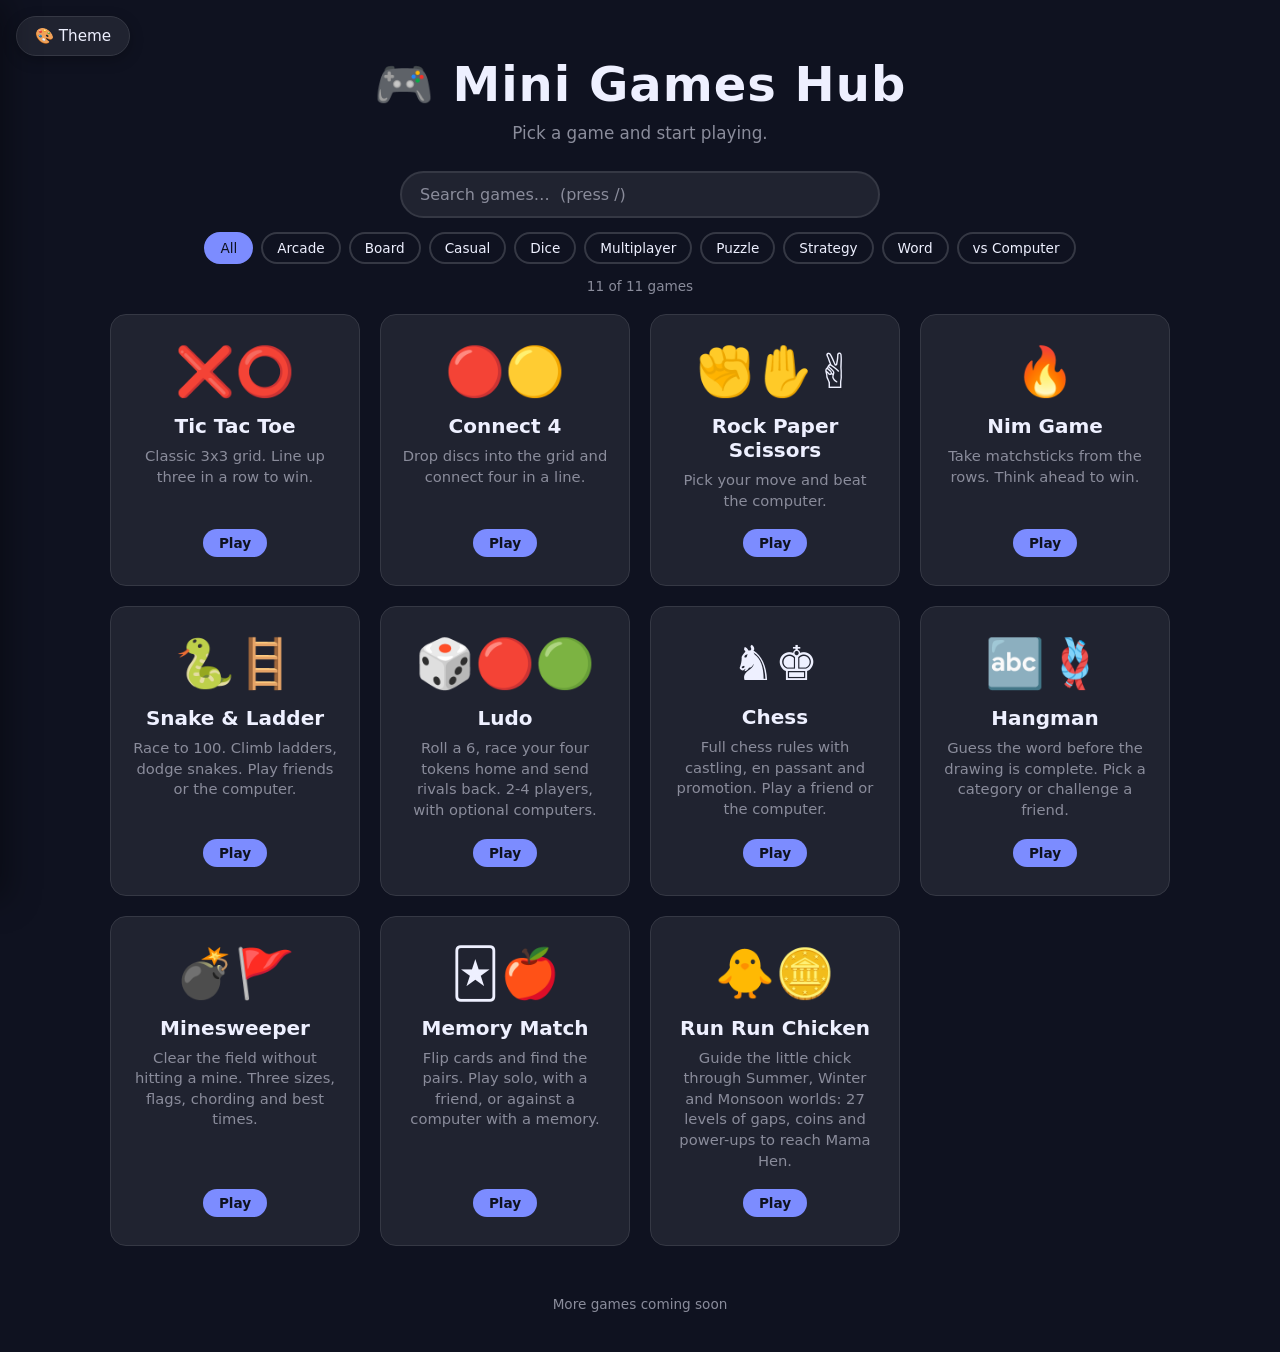
<file: index.html>
<!DOCTYPE html>
<html lang="en">
<head>
    <meta charset="UTF-8">
    <meta name="viewport" content="width=device-width, initial-scale=1.0">
    <title>Mini Games Hub</title>
    <link rel="stylesheet" href="hub.css">
    <script src="theme.js"></script>
</head>
<body>
    <!-- Theme menu (slides in from the left) -->
    <button class="theme-btn" id="theme-btn" aria-label="Open theme menu">🎨 Theme</button>
    <div class="theme-overlay" id="theme-overlay"></div>
    <aside class="theme-panel" id="theme-panel" aria-label="Theme menu">
        <div class="panel-head">
            <h3>Choose a theme</h3>
            <button class="panel-close" id="theme-close" aria-label="Close theme menu">✕</button>
        </div>
        <div class="swatches" id="theme-swatches"></div>
        <h4 class="theme-group">Custom</h4>
        <div class="custom">
            <label class="color-pick">Background <input type="color" id="pick-bg"></label>
            <label class="color-pick">Accent <input type="color" id="pick-accent"></label>
        </div>
    </aside>

    <!-- Home: choose a game -->
    <section id="home">
        <header class="hub-header">
            <h1>🎮 Mini Games Hub</h1>
            <p>Pick a game and start playing.</p>
        </header>
        <main>
            <div class="toolbar">
                <input class="search" id="search" type="search" placeholder="Search games…  (press /)" aria-label="Search games" autocomplete="off">
                <div class="tag-bar" id="tag-bar"></div>
                <p class="result-count" id="result-count"></p>
            </div>
            <div class="game-grid" id="game-grid"></div>
            <p class="empty hidden" id="empty">No games match your search.</p>
        </main>
        <footer class="hub-footer">More games coming soon</footer>
    </section>

    <!-- Player: the chosen game runs here -->
    <section id="player" class="hidden">
        <div class="player-bar">
            <button class="bar-btn" id="back-btn">← All games</button>
            <h2 id="player-title"></h2>
            <a class="bar-btn" id="new-tab" href="#" target="_blank" rel="noopener">Open in new tab ↗</a>
        </div>
        <iframe id="game-frame" title="Game" src="about:blank"></iframe>
    </section>

    <script src="games.js"></script>
    <script src="hub.js"></script>
</body>
</html>
</file>
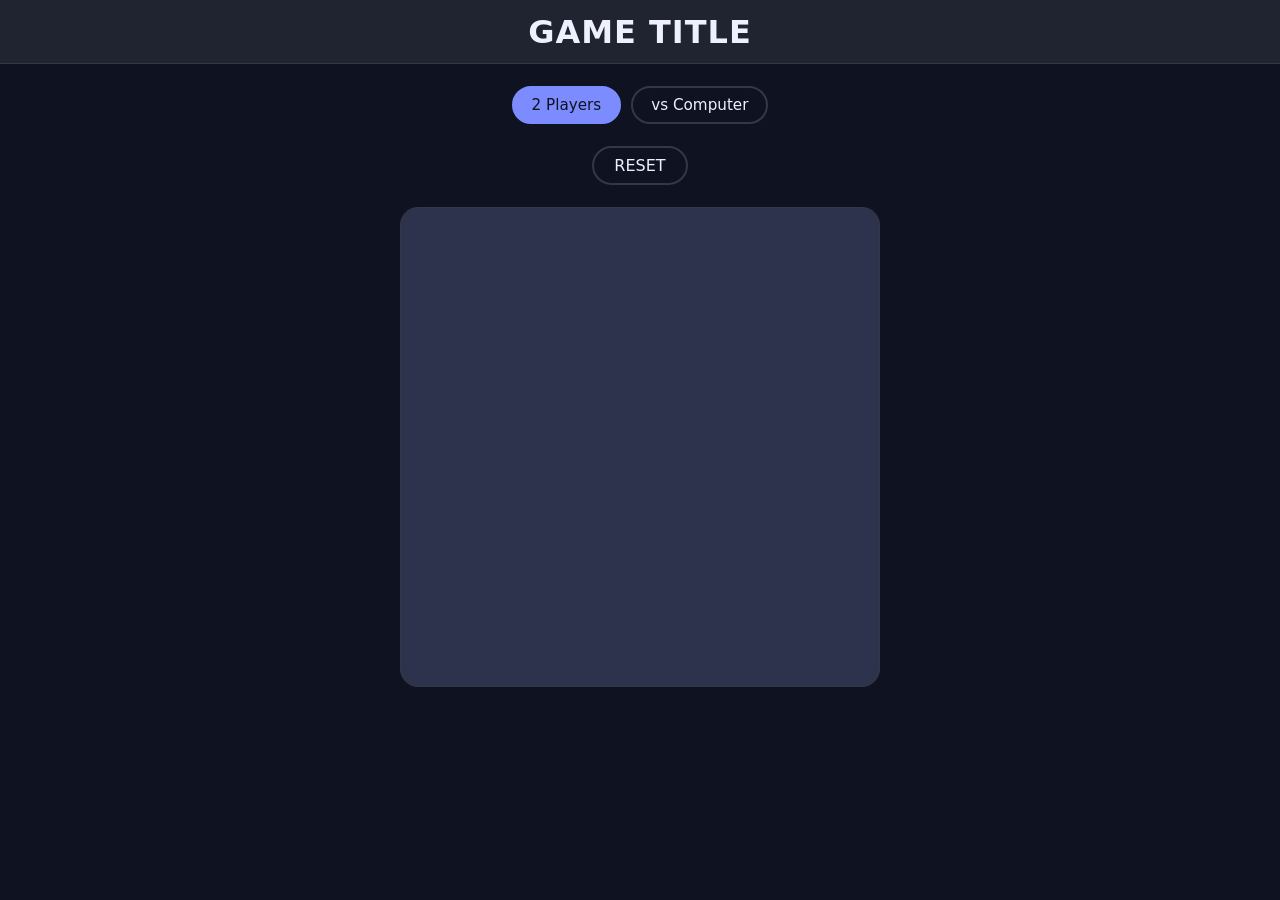
<file: _template/index.html>
<!DOCTYPE html>
<html lang="en">
<head>
    <meta charset="UTF-8">
    <meta name="viewport" content="width=device-width, initial-scale=1.0">
    <title>GAME TITLE</title>
    <link rel="stylesheet" href="../shared/base.css">
    <link rel="stylesheet" href="style.css">
    <!-- Optional icons: <link rel="stylesheet" href="https://cdnjs.cloudflare.com/ajax/libs/font-awesome/7.0.1/css/all.min.css"> -->
    <script src="../theme.js"></script>
    <script src="../shared/game-kit.js"></script>
</head>
<body>
    <header>
        <h1 class="game_title">GAME TITLE</h1>
    </header>
    <main>
        <!-- Delete this line if the game has no computer opponent -->
        <div class="mode_bar"></div>

        <button class="btn" id="reset">RESET</button>

        <!-- GAME BOARD GOES HERE -->
        <div id="board"></div>

        <div class="status hidden" id="status"></div>
    </main>
    <script src="game.js"></script>
</body>
</html>
</file>
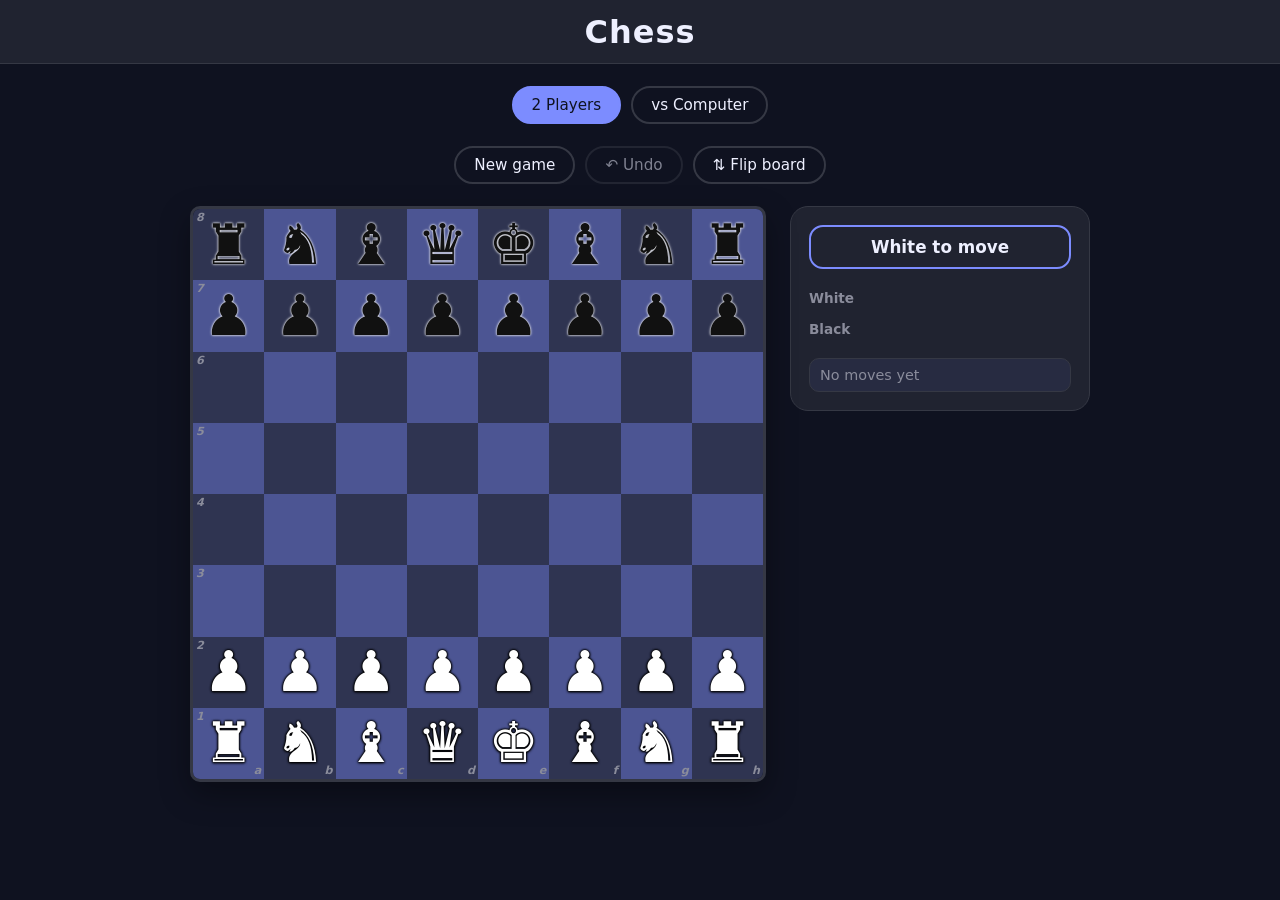
<file: Chess/index.html>
<!DOCTYPE html>
<html lang="en">
<head>
    <meta charset="UTF-8">
    <meta name="viewport" content="width=device-width, initial-scale=1.0">
    <title>Chess</title>
    <link rel="stylesheet" href="../shared/base.css">
    <link rel="stylesheet" href="style.css">
    <script src="../theme.js"></script>
    <script src="../shared/game-kit.js"></script>
</head>
<body>
    <header>
        <h1 id="title_text" class="game_title">Chess</h1>
    </header>
    <main>
        <div id="modes"></div>
        <div class="mode_bar">
            <select id="side" class="select" hidden>
                <option value="w">Play as White</option>
                <option value="b">Play as Black</option>
            </select>
            <button id="new" class="btn btn-sm">New game</button>
            <button id="undo" class="btn btn-sm">↶ Undo</button>
            <button id="flip" class="btn btn-sm">⇅ Flip board</button>
        </div>
        <div class="layout">
            <div class="board-wrap">
                <div id="board"></div>
                <div id="promo" class="card gone"></div>
            </div>
            <aside class="panel card">
                <div id="status" class="status"></div>
                <div id="captured"></div>
                <ol id="moves"></ol>
            </aside>
        </div>
    </main>
    <script src="chess.js"></script>
</body>
</html>
</file>
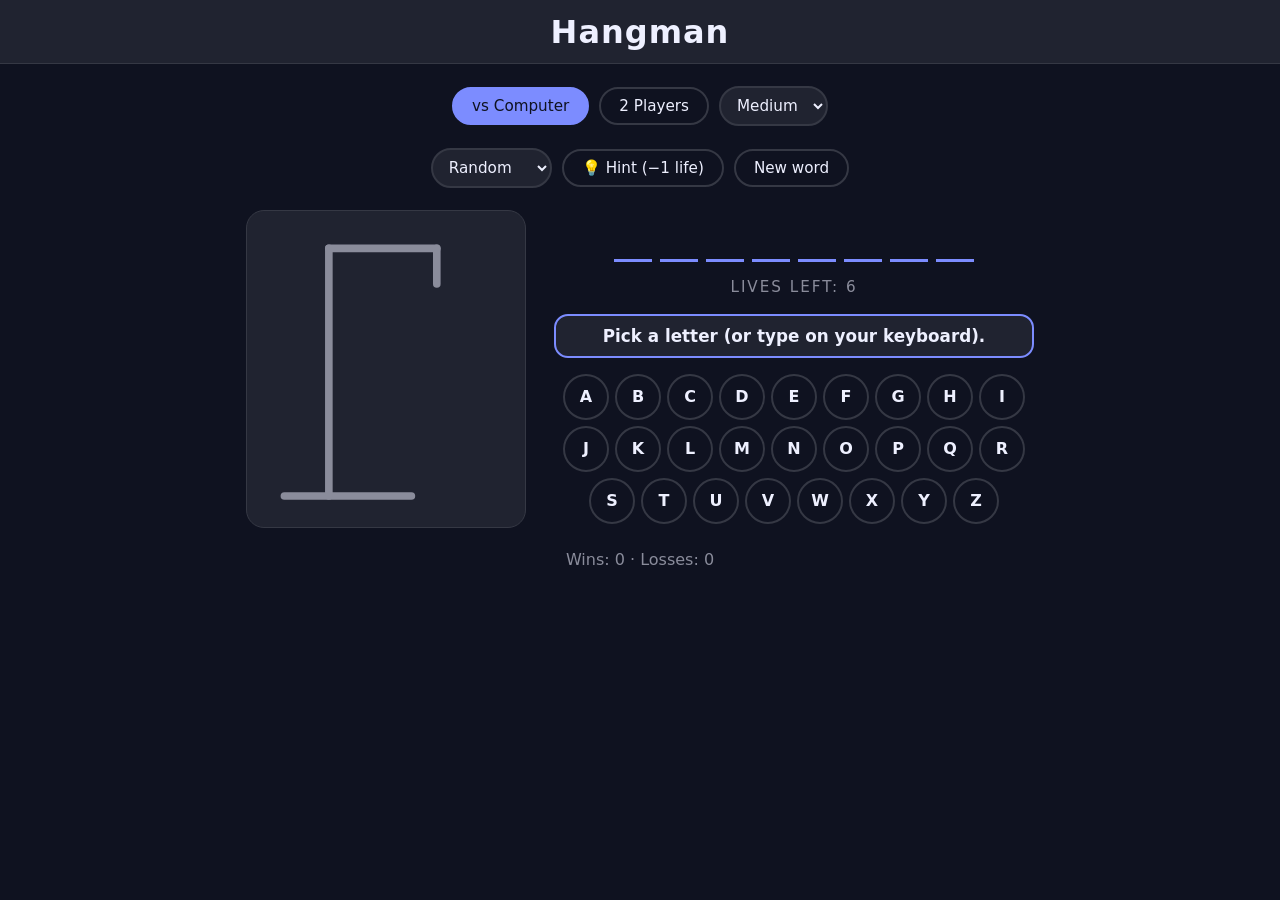
<file: Hangman/index.html>
<!DOCTYPE html>
<html lang="en">
<head>
    <meta charset="UTF-8">
    <meta name="viewport" content="width=device-width, initial-scale=1.0">
    <title>Hangman</title>
    <link rel="stylesheet" href="../shared/base.css">
    <link rel="stylesheet" href="style.css">
    <script src="../theme.js"></script>
    <script src="../shared/game-kit.js"></script>
</head>
<body>
    <header>
        <h1 id="title_text" class="game_title">Hangman</h1>
    </header>
    <main>
        <div id="modes"></div>
        <div class="mode_bar">
            <select id="category" class="select" aria-label="Word category"></select>
            <button id="hint" class="btn btn-sm">💡 Hint (−1 life)</button>
            <button id="next" class="btn btn-sm">New word</button>
        </div>

        <!-- 2 Players: the setter types a secret word here -->
        <section id="setter" class="card gone">
            <p id="setter_text"></p>
            <input id="secret" class="secret" type="password" maxlength="28" autocomplete="off"
                   spellcheck="false" placeholder="Secret word or phrase" aria-label="Secret word">
            <p id="setter_error" class="muted"></p>
            <button id="start" class="btn btn-primary">Start round</button>
        </section>

        <section id="play" class="layout">
            <div class="gallows card">
                <svg id="hang" viewBox="0 0 200 230" role="img" aria-label="Hangman drawing">
                    <g class="frame">
                        <line x1="20" y1="215" x2="120" y2="215"/>
                        <line x1="55" y1="215" x2="55" y2="20"/>
                        <line x1="55" y1="20" x2="140" y2="20"/>
                        <line x1="140" y1="20" x2="140" y2="48"/>
                    </g>
                    <g class="man">
                        <circle class="part" cx="140" cy="68" r="20"/>
                        <line class="part" x1="140" y1="88" x2="140" y2="150"/>
                        <line class="part" x1="140" y1="105" x2="112" y2="130"/>
                        <line class="part" x1="140" y1="105" x2="168" y2="130"/>
                        <line class="part" x1="140" y1="150" x2="118" y2="190"/>
                        <line class="part" x1="140" y1="150" x2="162" y2="190"/>
                    </g>
                </svg>
            </div>
            <div class="guess-panel">
                <div id="word" class="word" aria-live="polite"></div>
                <p id="wrong" class="muted"></p>
                <div id="status" class="status"></div>
                <div id="keys" class="keys"></div>
            </div>
        </section>
        <p id="score" class="muted"></p>
    </main>
    <script src="hangman.js"></script>
</body>
</html>
</file>
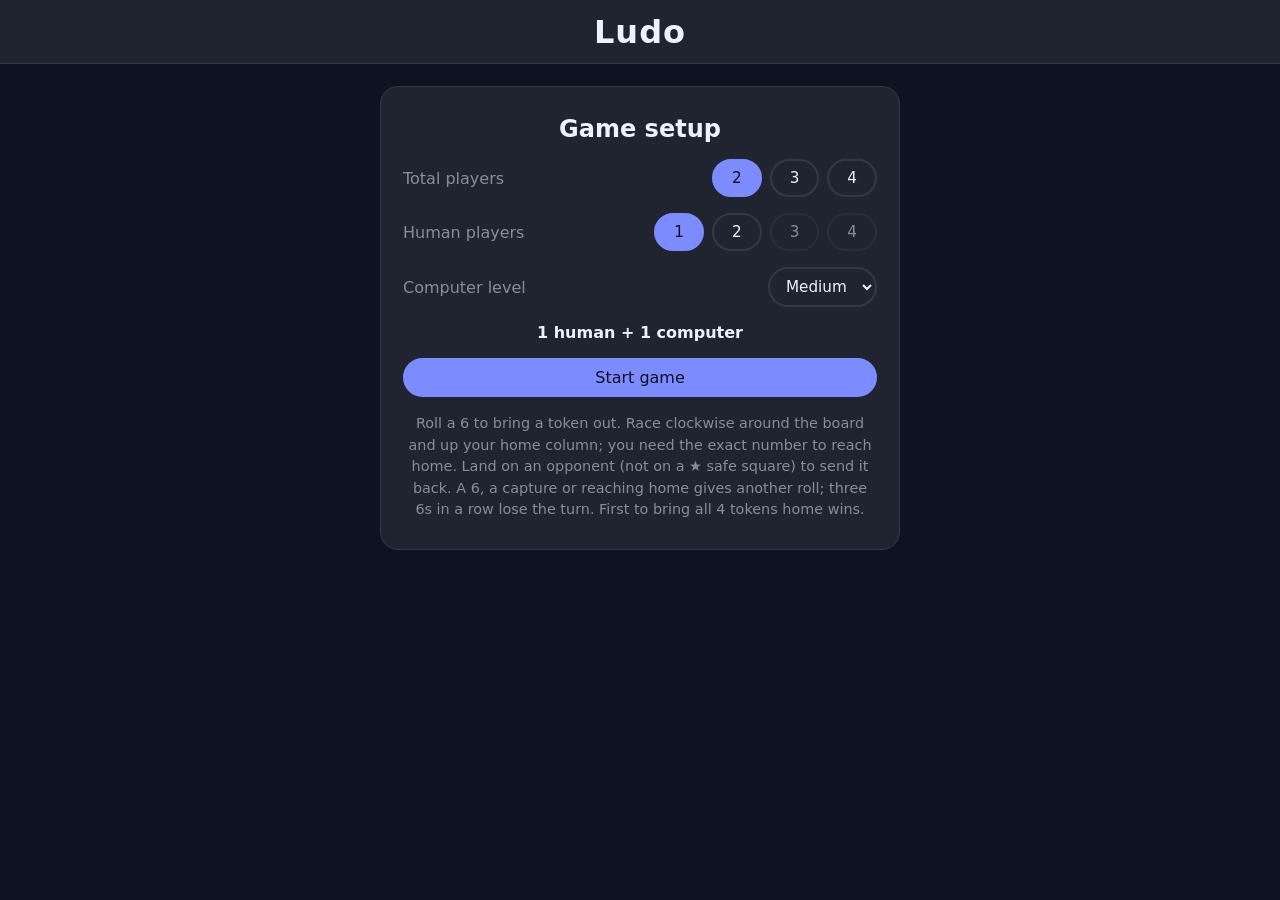
<file: Ludo/index.html>
<!DOCTYPE html>
<html lang="en">
<head>
    <meta charset="UTF-8">
    <meta name="viewport" content="width=device-width, initial-scale=1.0, viewport-fit=cover">
    <title>Ludo</title>
    <link rel="stylesheet" href="../shared/base.css">
    <link rel="stylesheet" href="style.css">
    <script src="../theme.js"></script>
    <script src="../shared/game-kit.js"></script>
</head>
<body>
    <header>
        <h1 id="title_text" class="game_title">Ludo</h1>
    </header>
    <main>
        <!-- Setup: players, humans, computer level -->
        <section id="setup" class="card">
            <h2>Game setup</h2>
            <div class="field"><span>Total players</span><div class="seg" id="seat-seg"></div></div>
            <div class="field"><span>Human players</span><div class="seg" id="human-seg"></div></div>
            <div class="field" id="level-field">
                <span>Computer level</span>
                <select id="difficulty" class="select">
                    <option value="easy">Easy</option>
                    <option value="medium" selected>Medium</option>
                    <option value="hard">Hard</option>
                </select>
            </div>
            <p class="summary" id="summary"></p>
            <button class="btn btn-primary" id="start">Start game</button>
            <p class="rules muted">
                Roll a 6 to bring a token out. Race clockwise around the board and up your home column;
                you need the exact number to reach home. Land on an opponent (not on a ★ safe square) to send
                it back. A 6, a capture or reaching home gives another roll; three 6s in a row lose the turn.
                First to bring all 4 tokens home wins.
            </p>
        </section>

        <!-- Game -->
        <section id="game" class="gone">
            <div class="layout">
                <div id="board"></div>
                <aside class="panel card">
                    <ul id="players"></ul>
                    <p id="turn"></p>
                    <div class="dock">
                    <div class="dice-box">
                        <div id="dice">⚀</div>
                        <button id="roll" class="btn btn-primary">Roll dice</button>
                    </div>
                    <p id="message" class="muted"></p>
                    </div>
                    <div class="panel-buttons">
                        <button id="restart" class="btn">Restart</button>
                        <button id="change" class="btn">Change setup</button>
                    </div>
                </aside>
            </div>
        </section>
    </main>
    <script src="ludo.js"></script>
</body>
</html>
</file>
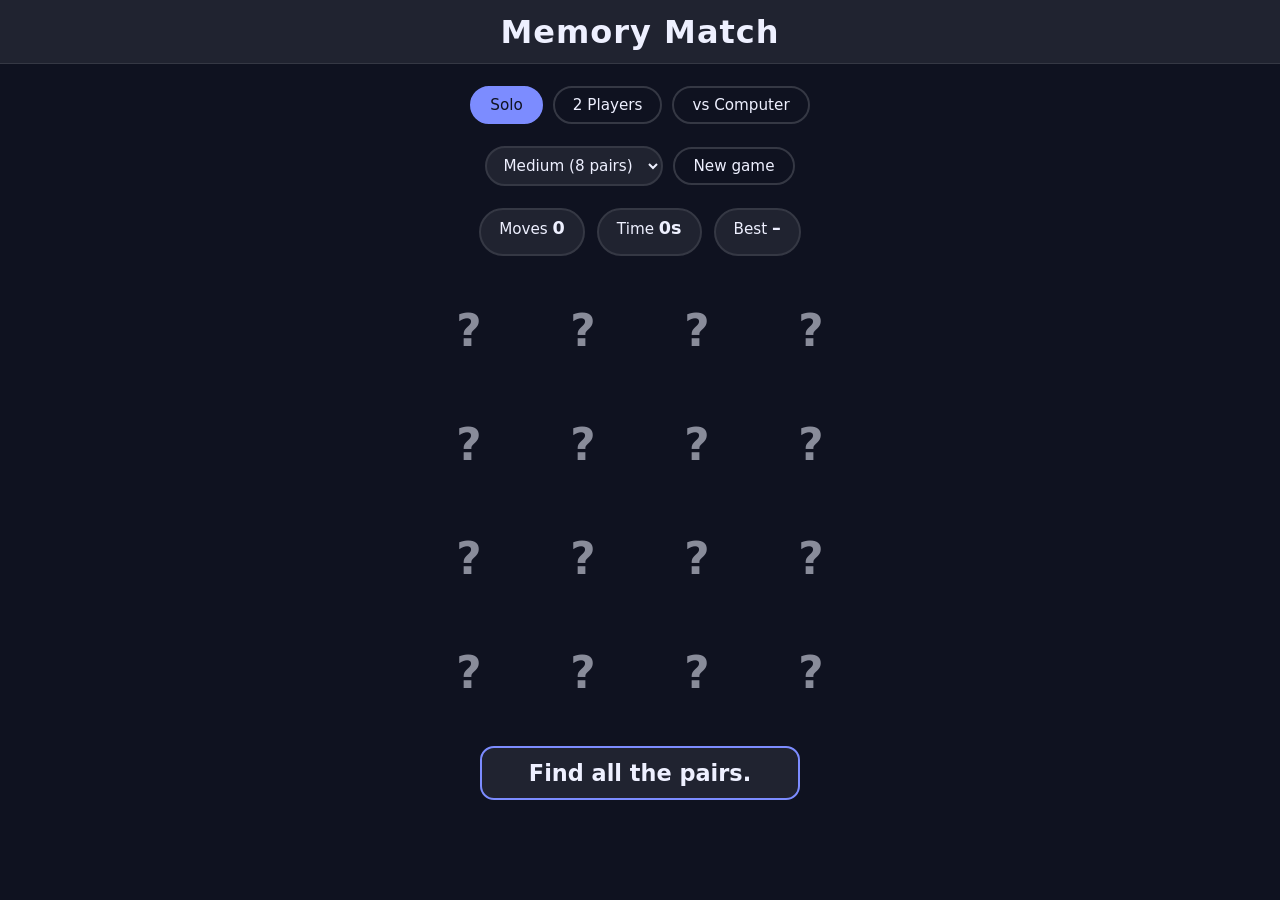
<file: Memory_Match/index.html>
<!DOCTYPE html>
<html lang="en">
<head>
    <meta charset="UTF-8">
    <meta name="viewport" content="width=device-width, initial-scale=1.0">
    <title>Memory Match</title>
    <link rel="stylesheet" href="../shared/base.css">
    <link rel="stylesheet" href="style.css">
    <script src="../theme.js"></script>
    <script src="../shared/game-kit.js"></script>
</head>
<body>
    <header>
        <h1 id="title_text" class="game_title">Memory Match</h1>
    </header>
    <main>
        <div id="modes"></div>
        <div class="mode_bar">
            <select id="size" class="select" aria-label="Board size">
                <option value="small">Small (6 pairs)</option>
                <option value="medium" selected>Medium (8 pairs)</option>
                <option value="large">Large (18 pairs)</option>
            </select>
            <button id="new" class="btn btn-sm">New game</button>
        </div>
        <div id="hud" class="hud"></div>
        <div id="board"></div>
        <div id="status" class="status"></div>
    </main>
    <script src="memory_match.js"></script>
</body>
</html>
</file>
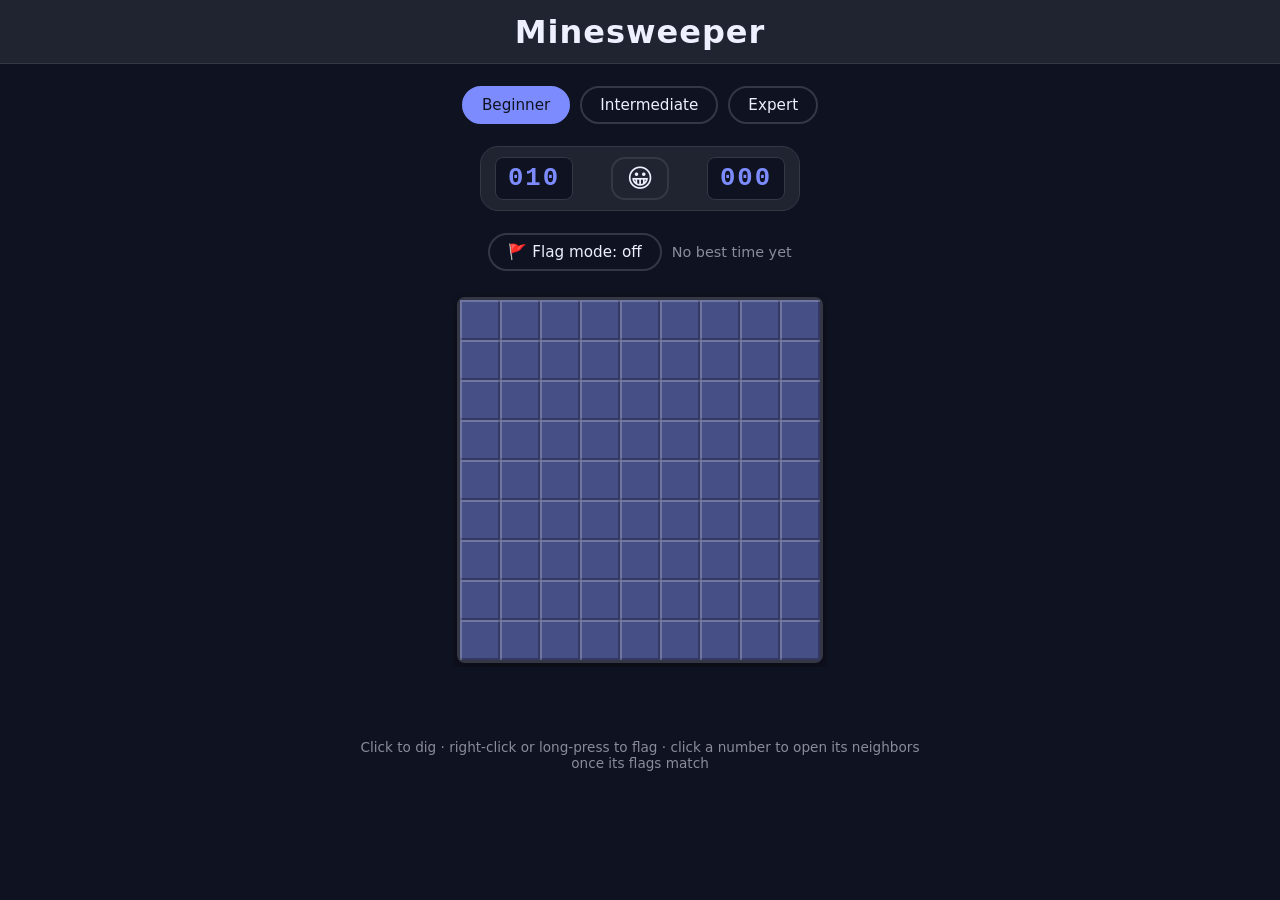
<file: Minesweeper/index.html>
<!DOCTYPE html>
<html lang="en">
<head>
    <meta charset="UTF-8">
    <meta name="viewport" content="width=device-width, initial-scale=1.0">
    <title>Minesweeper</title>
    <link rel="stylesheet" href="../shared/base.css">
    <link rel="stylesheet" href="style.css">
    <script src="../theme.js"></script>
    <script src="../shared/game-kit.js"></script>
</head>
<body>
    <header>
        <h1 id="title_text" class="game_title">Minesweeper</h1>
    </header>
    <main>
        <div id="modes"></div>
        <div class="hud card">
            <span class="lcd" id="mines" title="Mines left">010</span>
            <button id="face" class="btn face" aria-label="New game">😀</button>
            <span class="lcd" id="time" title="Seconds">000</span>
        </div>
        <div class="mode_bar">
            <button id="flagmode" class="btn btn-sm">🚩 Flag mode: off</button>
            <span id="best" class="muted"></span>
        </div>
        <div class="board-wrap">
            <div id="board"></div>
        </div>
        <div id="status" class="status hidden"></div>
        <p class="hint muted">Click to dig · right-click or long-press to flag · click a number to open its neighbors once its flags match</p>
    </main>
    <script src="minesweeper.js"></script>
</body>
</html>
</file>
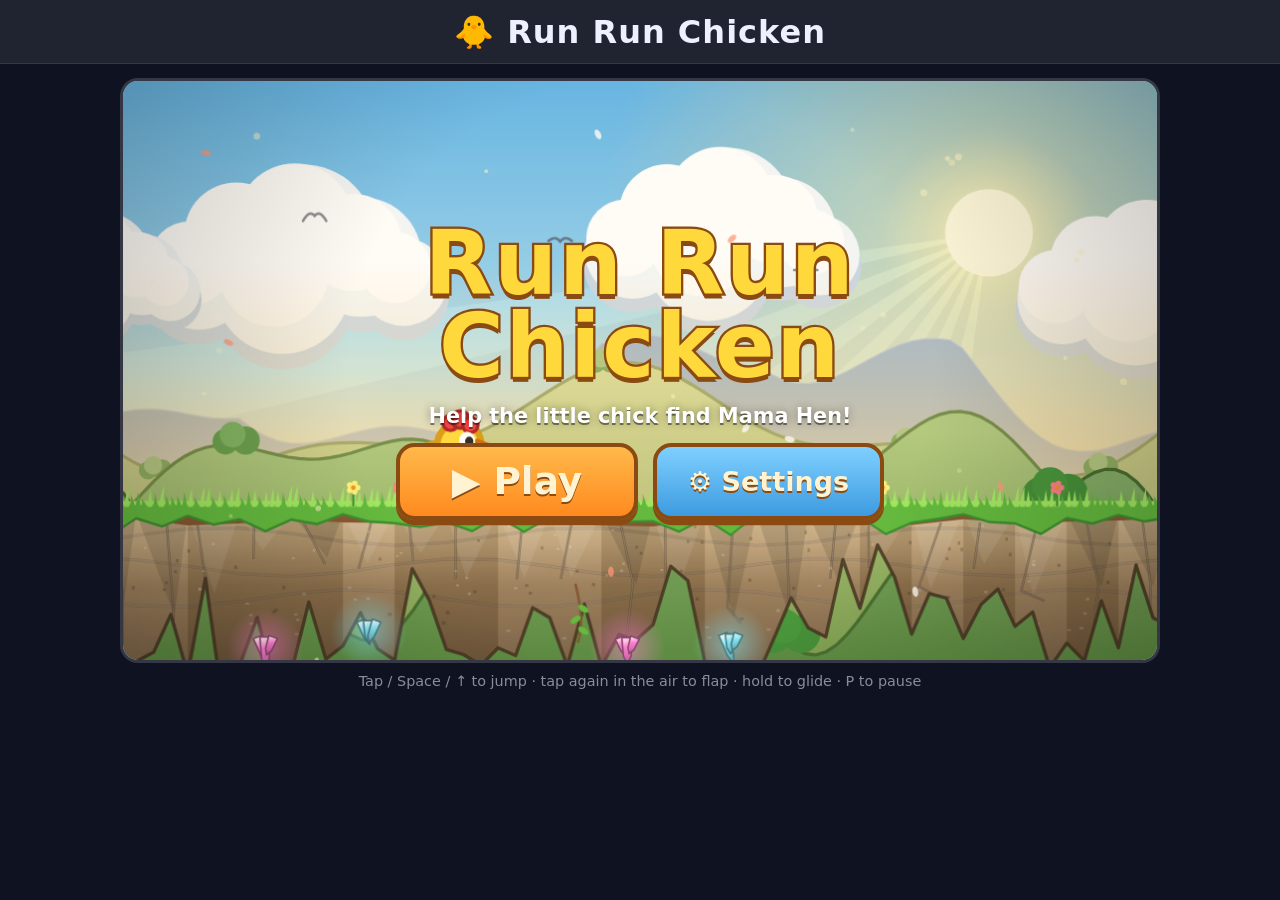
<file: Run_Run_Chicken/index.html>
<!DOCTYPE html>
<html lang="en">
<head>
    <meta charset="UTF-8">
    <meta name="viewport" content="width=device-width, initial-scale=1.0, viewport-fit=cover">
    <title>Run Run Chicken</title>
    <link rel="stylesheet" href="../shared/base.css">
    <link rel="stylesheet" href="rrc.css">
    <script src="../theme.js"></script>
    <script src="../shared/game-kit.js"></script>
</head>
<body>
    <header>
        <h1 class="game_title">🐥 Run Run Chicken</h1>
    </header>

    <main>
        <!-- Everything lives inside one 16:9 "stage". The canvas paints the world;
             the HTML screens/HUD/overlays float on top of it. -->
        <div id="stage">
            <canvas id="view" width="800" height="450"></canvas>

            <!-- ===== HUD (visible only while playing) ===== -->
            <div id="hud" class="gone">
                <div class="hud-left">
                    <div class="hud-lives"><span class="hud-ico">🐥</span><span>×</span><b id="hud-lives">3</b></div>
                    <div class="hud-time" id="hud-time">01:30</div>
                    <div class="hud-loot"><span class="coin-dot"></span><b id="hud-coins">0</b> <span class="gem-dot"></span><b id="hud-gems">0</b></div>
                </div>
                <div class="hud-mid">
                    <div class="hud-track"><i class="hud-flag"></i><i class="hud-mark" id="hud-mark"></i></div>
                    <div class="hud-powers" id="hud-powers"></div>
                </div>
                <div class="hud-right">
                    <button class="pausebtn" id="btn-pause" data-act="pause" aria-label="Pause">❚❚</button>
                </div>
            </div>

            <!-- ===== Main menu ===== -->
            <section class="screen active" id="screen-menu">
                <h2 class="rr-title">Run Run<br>Chicken</h2>
                <p class="rr-sub">Help the little chick find Mama Hen!</p>
                <div class="rr-row">
                    <button class="rr-btn big" data-act="play">▶ Play</button>
                    <button class="rr-btn alt" data-act="settings">⚙ Settings</button>
                </div>
            </section>

            <!-- ===== Season select ===== -->
            <section class="screen" id="screen-seasons">
                <h2 class="rr-head">Choose a season</h2>
                <div class="season-grid" id="season-grid"></div>
                <button class="rr-btn alt small" data-act="menu">← Back</button>
            </section>

            <!-- ===== Level select ===== -->
            <section class="screen" id="screen-levels">
                <h2 class="rr-head" id="levels-title">Summer</h2>
                <p class="rr-sub small" id="levels-sub"></p>
                <div class="level-groups" id="level-groups"></div>
                <button class="rr-btn alt small" data-act="seasons">← Seasons</button>
            </section>

            <!-- ===== Settings ===== -->
            <section class="screen" id="screen-settings">
                <h2 class="rr-head">Settings</h2>
                <div class="panel settings-list">
                    <button class="toggle" data-act="toggle" data-key="music"><span>🎵 Music</span><b></b></button>
                    <button class="toggle" data-act="toggle" data-key="sfx"><span>🔊 Sound effects</span><b></b></button>
                    <button class="toggle" data-act="toggle" data-key="reduceMotion"><span>🌀 Reduce motion</span><b></b></button>
                    <button class="toggle" data-act="toggle" data-key="hiVis"><span>🔴 High-visibility hazards</span><b></b></button>
                    <button class="toggle" data-act="toggle" data-key="assist"><span>🤝 Assist mode (+2 lives, +50% time)</span><b></b></button>
                </div>
                <div class="rr-row">
                    <button class="rr-btn alt small" data-act="reset">🗑 Reset progress</button>
                    <button class="rr-btn small" data-act="menu">← Back</button>
                </div>
            </section>

            <!-- ===== Pause ===== -->
            <div class="overlay" id="overlay-pause">
                <div class="sign">
                    <h3>Paused</h3>
                    <div class="sign-btns">
                        <button class="icon-btn" data-act="resume" title="Resume">▶<small>Resume</small></button>
                        <button class="icon-btn" data-act="restart" title="Restart">↻<small>Restart</small></button>
                        <button class="icon-btn" data-act="levels" title="Level select">☰<small>Levels</small></button>
                    </div>
                </div>
            </div>

            <!-- ===== Level result ===== -->
            <div class="overlay" id="overlay-result">
                <div class="sign">
                    <h3 id="res-title">Level 1 Complete</h3>
                    <div class="starrow" id="res-stars"></div>
                    <div class="res-lines" id="res-lines"></div>
                    <div class="res-score" id="res-score">0</div>
                    <div class="res-best" id="res-best"></div>
                    <div class="sign-btns">
                        <button class="icon-btn" data-act="levels" title="Level select">☰<small>Levels</small></button>
                        <button class="icon-btn" data-act="restart" title="Retry">↻<small>Retry</small></button>
                        <button class="icon-btn" data-act="next" id="res-next" title="Next level">⏩<small>Next</small></button>
                    </div>
                </div>
            </div>

            <div class="rotate-hint">Rotate your phone sideways for a bigger view 📱↻</div>
        </div>

        <p class="muted controls-hint">Tap / Space / ↑ to jump · tap again in the air to flap · hold to glide · P to pause</p>
    </main>

    <script src="js/data.js"></script>
    <script src="js/sim.js"></script>
    <script src="js/art.js"></script>
    <script src="js/audio.js"></script>
    <script src="js/ui.js"></script>
</body>
</html>
</file>
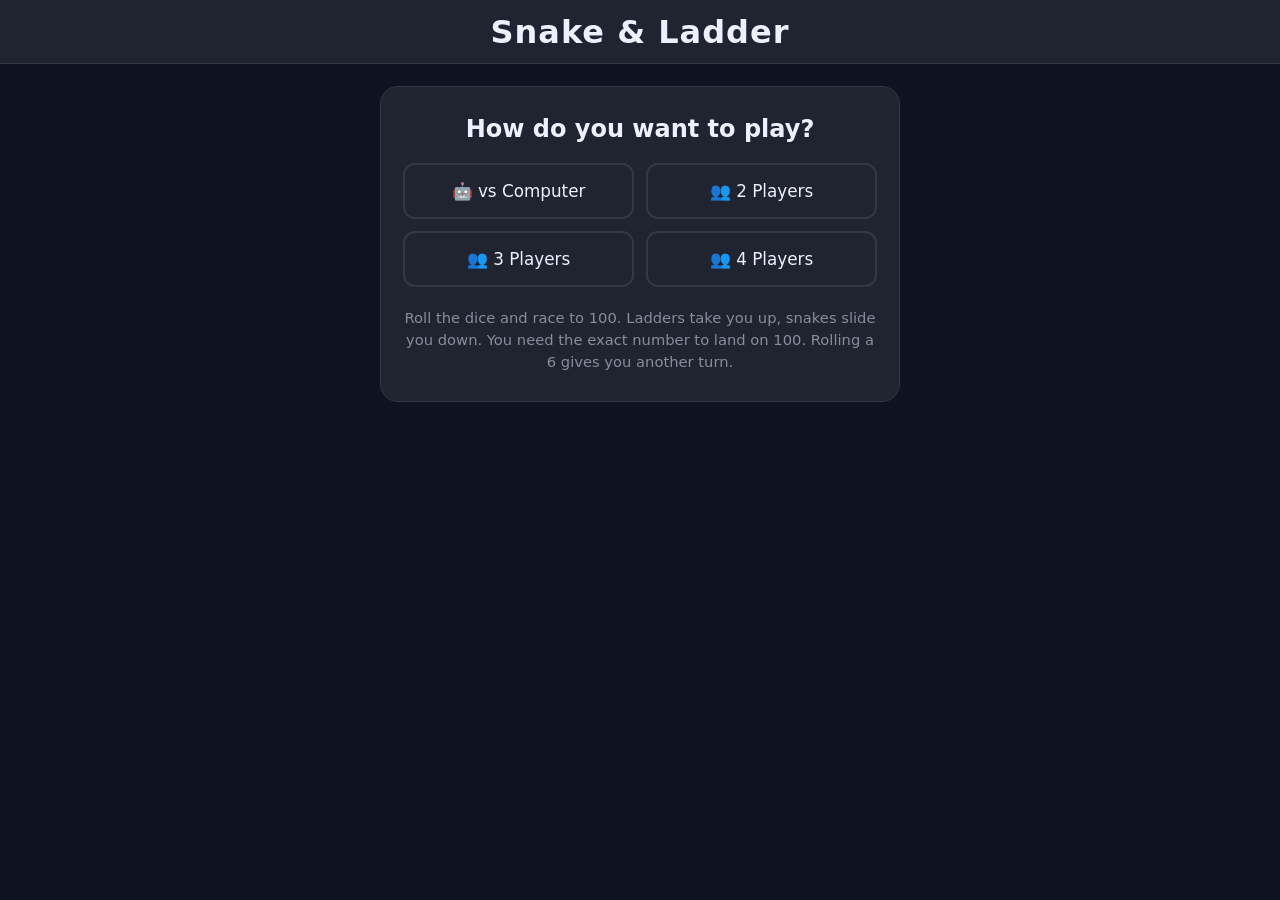
<file: Snake_Ladder/index.html>
<!DOCTYPE html>
<html lang="en">
<head>
    <meta charset="UTF-8">
    <meta name="viewport" content="width=device-width, initial-scale=1.0, viewport-fit=cover">
    <title>Snake &amp; Ladder</title>
    <link rel="stylesheet" href="../shared/base.css">
    <link rel="stylesheet" href="style.css">
    <script src="../theme.js"></script>
</head>
<body>
    <header>
        <h1 id="title_text" class="game_title">Snake &amp; Ladder</h1>
    </header>
    <main>
        <!-- Setup: choose players -->
        <section id="setup" class="card">
            <h2>How do you want to play?</h2>
            <div class="mode-buttons">
                <button class="mode" data-players="2" data-cpu="1">🤖 vs Computer</button>
                <button class="mode" data-players="2">👥 2 Players</button>
                <button class="mode" data-players="3">👥 3 Players</button>
                <button class="mode" data-players="4">👥 4 Players</button>
            </div>
            <p class="rules">
                Roll the dice and race to 100. Ladders take you up, snakes slide you down.
                You need the exact number to land on 100. Rolling a 6 gives you another turn.
            </p>
        </section>

        <!-- Game -->
        <section id="game" class="hidden">
            <div class="layout">
                <div class="board-wrap">
                    <div id="board">
                        <div id="cells"></div>
                        <svg id="overlay" viewBox="0 0 100 100" preserveAspectRatio="none"></svg>
                        <div id="tokens"></div>
                    </div>
                </div>
                <aside class="panel card">
                    <ul id="players"></ul>
                    <p id="turn"></p>
                    <div class="dock">
                    <div class="dice-box">
                        <div id="dice">⚀</div>
                        <button id="roll">Roll dice</button>
                    </div>
                    <p id="message"></p>
                    </div>
                    <div class="panel-buttons">
                        <button id="restart" class="btn">Restart</button>
                        <button id="change" class="btn">Change players</button>
                    </div>
                </aside>
            </div>
        </section>
    </main>
    <script src="snake_ladder.js"></script>
</body>
</html>
</file>
<file: hub.css>
:root {
    --bg: #0f1220;
    --surface: #181c30;
    --surface-hover: #20254a;
    --border: #2a3055;
    --text: #eef0ff;
    --muted: #9aa0c7;
    --accent: #7c8cff;
}

* { box-sizing: border-box; margin: 0; padding: 0; }

body {
    font-family: "Segoe UI", system-ui, -apple-system, sans-serif;
    background: var(--bg);
    color: var(--text);
    min-height: 100dvh;
}

.hidden { display: none !important; }

/* ---------- Home ---------- */
.hub-header {
    text-align: center;
    padding: 56px 20px 28px;
}
.hub-header h1 {
    font-size: clamp(2rem, 5vw, 3rem);
    letter-spacing: 1px;
}
.hub-header p {
    margin-top: 10px;
    color: var(--muted);
    font-size: 1.05rem;
}

.game-grid {
    max-width: 1100px;
    margin: 0 auto;
    padding: 20px;
    display: grid;
    grid-template-columns: repeat(auto-fit, minmax(210px, 1fr));
    gap: 20px;
}

.game-card {
    background: var(--surface);
    border: 1px solid var(--border);
    border-radius: 16px;
    padding: 28px 20px;
    text-align: center;
    cursor: pointer;
    color: inherit;
    display: flex;
    flex-direction: column;
    align-items: center;
    text-decoration: none;
    font: inherit;
    transition: transform 0.15s ease, background 0.15s ease, border-color 0.15s ease;
}
.game-card:hover,
.game-card:focus-visible {
    transform: translateY(-4px);
    background: var(--surface-hover);
    border-color: var(--accent);
    outline: none;
}
.game-icon { font-size: 3rem; margin-bottom: 14px; }
.game-card h2 { font-size: 1.25rem; margin-bottom: 8px; }
.game-card p { color: var(--muted); font-size: 0.92rem; line-height: 1.4; margin-bottom: 18px; }
.play-label {
    display: inline-block;
    margin-top: auto;
    padding: 6px 16px;
    border-radius: 999px;
    background: var(--accent);
    color: var(--on-accent, #0f1220);
    font-weight: 600;
    font-size: 0.85rem;
}

.hub-footer {
    text-align: center;
    color: var(--muted);
    font-size: 0.85rem;
    padding: 30px 20px 40px;
}

/* ---------- Search + filters ---------- */
.toolbar {
    max-width: 1100px;
    margin: 0 auto;
    padding: 0 20px;
    display: flex;
    flex-direction: column;
    align-items: center;
    gap: 14px;
}
.search {
    width: min(480px, 100%);
    padding: 12px 18px;
    font: inherit;
    font-size: 1rem;
    color: var(--text);
    background: var(--surface);
    border: 2px solid var(--border);
    border-radius: 999px;
    outline: none;
    transition: border-color 0.15s ease;
}
.search:focus { border-color: var(--accent); }
.search::placeholder { color: var(--muted); }
.tag-bar {
    display: flex;
    flex-wrap: wrap;
    justify-content: center;
    gap: 8px;
}
.tag {
    padding: 6px 14px;
    font: inherit;
    font-size: 0.85rem;
    color: var(--text);
    background: transparent;
    border: 2px solid var(--border);
    border-radius: 999px;
    cursor: pointer;
    transition: border-color 0.15s ease, background 0.15s ease;
}
.tag:hover {
    border-color: var(--accent);
    background: color-mix(in srgb, var(--accent) 15%, transparent);
}
.tag.active {                 /* keep AFTER :hover so the selected chip stays filled */
    color: var(--on-accent, #0f1220);
    background: var(--accent);
    border-color: var(--accent);
}
.result-count { color: var(--muted); font-size: 0.85rem; }
.empty {
    text-align: center;
    color: var(--muted);
    padding: 30px 20px;
}

/* ---------- Theme menu ---------- */
.theme-btn {
    position: fixed;
    top: 16px;
    left: 16px;
    z-index: 20;
    padding: 10px 18px;
    background: var(--surface);
    color: var(--text);
    border: 1px solid var(--border);
    border-radius: 999px;
    font: inherit;
    font-size: 0.95rem;
    cursor: pointer;
    box-shadow: 0 4px 14px rgba(0, 0, 0, 0.25);
    transition: border-color 0.15s ease, transform 0.15s ease;
}
.theme-btn:hover { border-color: var(--accent); transform: translateY(-2px); }
.theme-overlay {
    position: fixed;
    inset: 0;
    z-index: 30;
    background: rgba(0, 0, 0, 0.45);
    opacity: 0;
    pointer-events: none;
    transition: opacity 0.3s ease;
}
.theme-overlay.show { opacity: 1; pointer-events: auto; }
.theme-panel {
    position: fixed;
    top: 0;
    left: 0;
    bottom: 0;
    z-index: 40;
    width: min(340px, 88vw);
    padding: 20px;
    overflow-y: auto;
    background: var(--surface);
    color: var(--text);
    border-right: 1px solid var(--border);
    box-shadow: 8px 0 30px rgba(0, 0, 0, 0.35);
    transform: translateX(-100%);
    transition: transform 0.3s ease;
}
.theme-panel.open { transform: translateX(0); }
.panel-head { display: flex; align-items: center; justify-content: space-between; }
.panel-head h3 { font-size: 1.15rem; }
.panel-close {
    width: 34px;
    height: 34px;
    border-radius: 50%;
    background: transparent;
    color: var(--text);
    border: 1px solid var(--border);
    font-size: 1rem;
    cursor: pointer;
}
.panel-close:hover { border-color: var(--accent); }
.swatches { display: grid; grid-template-columns: 1fr 1fr; gap: 10px; }
.theme-group {
    grid-column: 1 / -1;
    margin: 18px 0 4px;
    font-size: 0.8rem;
    text-transform: uppercase;
    letter-spacing: 1px;
    color: var(--muted);
}
.swatch {
    display: flex;
    align-items: center;
    gap: 10px;
    padding: 8px 10px;
    background: transparent;
    color: var(--text);
    border: 2px solid var(--border);
    border-radius: 12px;
    font: inherit;
    font-size: 0.9rem;
    cursor: pointer;
    transition: border-color 0.15s ease, background 0.15s ease;
}
.swatch:hover { border-color: var(--accent); background: var(--surface-hover); }
.swatch.active { border-color: var(--accent); box-shadow: 0 0 0 2px var(--accent); }
.chip {
    width: 26px;
    height: 26px;
    flex: none;
    border-radius: 50%;
    border: 1px solid var(--border);
}
.custom { display: flex; flex-direction: column; gap: 10px; color: var(--muted); font-size: 0.9rem; }
.color-pick { display: flex; align-items: center; justify-content: space-between; gap: 6px; }
.color-pick input { width: 44px; height: 30px; padding: 0; border: none; background: none; cursor: pointer; }

/* ---------- Player ---------- */
#player {
    display: flex;
    flex-direction: column;
    height: 100dvh;
}
.player-bar {
    display: flex;
    align-items: center;
    justify-content: space-between;
    gap: 12px;
    padding: 10px 16px;
    background: var(--surface);
    border-bottom: 1px solid var(--border);
}
.player-bar h2 { font-size: 1.1rem; }
.bar-btn {
    background: transparent;
    color: var(--text);
    border: 1px solid var(--border);
    border-radius: 8px;
    padding: 8px 14px;
    font: inherit;
    font-size: 0.9rem;
    cursor: pointer;
    text-decoration: none;
}
.bar-btn:hover { border-color: var(--accent); background: var(--surface-hover); }

#game-frame {
    flex: 1;
    width: 100%;
    border: 0;
    background: #fff;
}
</file>
<file: shared/base.css>
/* ==========================================================
   shared/base.css  -  loaded by EVERY game, BEFORE its own style.css.
   Holds everything games have in common. A game's style.css should
   contain only what is specific to that game's board/pieces.
   ========================================================== */

/* Fallbacks only: theme.js overrides all of these on <html>. */
:root{
    --bg:#0f1220;
    --surface:#181c30;
    --surface-hover:#20254a;
    --border:#2a3055;
    --text:#eef0ff;
    --muted:#9aa0c7;
    --accent:#7c8cff;
    --on-accent:#0f1220;
}
*{
    margin:0;
    padding:0;
    box-sizing:border-box;
    font-family:"Segoe UI",system-ui,-apple-system,sans-serif;
    -webkit-tap-highlight-color:transparent;
}
body{
    min-height:100vh;
    min-width:300px;
    display:flex;
    flex-direction:column;
    background:var(--bg);
    color:var(--text);
}

/* ---------- Page frame ---------- */
header{
    flex:none;
    height:64px;
    display:flex;
    justify-content:center;
    align-items:center;
    background:var(--surface);
    border-bottom:1px solid var(--border);
}
.game_title{
    font-size:clamp(1.4rem,5vw,2rem);
    font-weight:700;
    letter-spacing:1px;
}
main{
    display:flex;
    flex-direction:column;
    align-items:center;
    gap:22px;
    padding:22px 12px 40px;
}

/* ---------- Buttons (pill) ---------- */
.btn{
    display:inline-flex;
    align-items:center;
    justify-content:center;
    gap:8px;
    padding:8px 20px;
    font:inherit;
    font-size:1rem;
    color:var(--text);
    background:transparent;
    border:2px solid var(--border);
    border-radius:999px;
    cursor:pointer;
    user-select:none;
    transition:border-color .15s,background .15s,opacity .15s;
}
.btn:hover{
    border-color:var(--accent);
    background:color-mix(in srgb,var(--accent) 15%,transparent);
}
.btn.active,
.btn-primary{                 /* keep AFTER :hover so these stay filled */
    color:var(--on-accent);
    background:var(--accent);
    border-color:var(--accent);
}
.btn:disabled{
    opacity:.5;
    cursor:default;
}
.btn-sm{
    padding:8px 18px;
    font-size:.95rem;
}

/* ---------- Mode bar (built by GameKit.modeBar) ---------- */
.mode_bar{
    display:flex;
    flex-wrap:wrap;
    justify-content:center;
    align-items:center;
    gap:10px;
}
.select{
    padding:8px 12px;
    font:inherit;
    font-size:.95rem;
    color:var(--text);
    background:var(--surface);
    border:2px solid var(--border);
    border-radius:999px;
    cursor:pointer;
}

/* ---------- Surfaces ---------- */
.card{
    background:var(--surface);
    border:1px solid var(--border);
    border-radius:18px;
}
/* Message / turn / result box */
.status{
    min-width:min(280px,90vw);
    padding:12px 28px;
    display:flex;
    justify-content:center;
    align-items:center;
    text-align:center;
    background:var(--surface);
    border:2px solid var(--accent);
    border-radius:14px;
    font-size:clamp(1.05rem,3.2vw,1.4rem);
    font-weight:600;
}
.muted{
    color:var(--muted);
}

/* ---------- Visibility helpers ----------
   .hidden = invisible but keeps its space (no layout jump)
   .gone   = removed from layout entirely                    */
.hidden{
    visibility:hidden;
}
.gone,[hidden]{
    display:none !important;
}
</file>
<file: _template/style.css>
/* Game-specific styles ONLY. Page frame, buttons, mode bar, .status, .card,
   theme fallbacks and .hidden/.gone already come from ../shared/base.css.

   Colors: use var(--bg|surface|surface-hover|border|text|muted|accent|on-accent), or
       color-mix(in srgb, var(--accent) 20%, var(--surface))
   Hardcode a color ONLY when it carries gameplay meaning (player pieces, dice...). */

#board{
    width:min(92vw,480px);
    aspect-ratio:1;
    background:color-mix(in srgb,var(--accent) 14%,var(--surface));
    border:1px solid var(--border);
    border-radius:18px;
}
</file>
<file: Chess/style.css>
/* Chess only. Shared look comes from ../shared/base.css */
:root{
    --sq:clamp(36px,10.6vw,72px);
}
.layout{
    display:flex;
    flex-wrap:wrap;
    justify-content:center;
    align-items:flex-start;
    gap:24px;
}
.board-wrap{
    position:relative;
}
#board{
    width:calc(var(--sq) * 8);
    height:calc(var(--sq) * 8);
    display:grid;
    grid-template-columns:repeat(8,1fr);
    grid-template-rows:repeat(8,1fr);
    overflow:hidden;
    border:3px solid var(--border);
    border-radius:10px;
    box-shadow:0 12px 30px rgba(0,0,0,.35);
}

/* ---------- Squares (themed) ---------- */
.sq{
    position:relative;
    display:flex;
    align-items:center;
    justify-content:center;
    padding:0;
    border:none;
    cursor:pointer;
}
.sq.light{
    background:color-mix(in srgb,var(--accent) 16%,var(--surface));
}
.sq.dark{
    background:color-mix(in srgb,var(--accent) 48%,var(--surface));
}
.sq.last{
    box-shadow:inset 0 0 0 100px color-mix(in srgb,var(--accent) 38%,transparent);
}
.sq.sel{
    outline:3px solid var(--accent);
    outline-offset:-3px;
    box-shadow:inset 0 0 0 100px color-mix(in srgb,var(--accent) 38%,transparent);
}
.sq.check{                      /* gameplay meaning: king in check */
    box-shadow:inset 0 0 0 100px rgba(239,68,68,.55);
}
.sq.move::after{
    content:"";
    width:30%;
    height:30%;
    border-radius:50%;
    background:color-mix(in srgb,var(--text) 38%,transparent);
}
.sq.move.cap::after{
    width:86%;
    height:86%;
    background:transparent;
    border:5px solid color-mix(in srgb,var(--text) 38%,transparent);
}
.coord{
    position:absolute;
    font-size:clamp(.5rem,1.6vw,.7rem);
    font-weight:700;
    line-height:1;
    color:var(--muted);
    pointer-events:none;
}
.coord.rank{ top:3px; left:3px; }
.coord.file{ bottom:3px; right:3px; }

/* ---------- Pieces: white/black are gameplay colors, not themed ---------- */
.piece{
    font-family:"Segoe UI Symbol","Noto Sans Symbols 2","DejaVu Sans","Apple Symbols",sans-serif;
    font-size:calc(var(--sq) * .78);
    line-height:1;
    user-select:none;
    pointer-events:none;
}
.piece.w{
    color:#fff;
    text-shadow:0 0 2px #000,0 0 2px #000,0 0 3px #000,0 1px 3px #000;
}
.piece.b{
    color:#111;
    text-shadow:0 0 2px #fff,0 0 3px rgba(255,255,255,.8);
}

/* ---------- Promotion picker ---------- */
#promo{
    position:absolute;
    top:50%;
    left:50%;
    transform:translate(-50%,-50%);
    z-index:5;
    display:flex;
    gap:8px;
    padding:12px;
    box-shadow:0 10px 30px rgba(0,0,0,.5);
}
#promo button{
    width:calc(var(--sq) * .95);
    height:calc(var(--sq) * .95);
    display:flex;
    align-items:center;
    justify-content:center;
    background:color-mix(in srgb,var(--accent) 16%,var(--surface));
    border:2px solid var(--border);
    border-radius:12px;
    cursor:pointer;
}
#promo button:hover{
    border-color:var(--accent);
}

/* ---------- Side panel ---------- */
.panel{
    width:min(300px,94vw);
    display:flex;
    flex-direction:column;
    gap:14px;
    padding:18px;
}
#status{
    min-width:0;
    padding:10px 14px;
    font-size:1.05rem;
}
.cap-row{
    display:flex;
    align-items:center;
    gap:8px;
    min-height:1.9rem;
    font-size:.85rem;
    color:var(--muted);
}
.cap-row .who{
    width:3.4rem;
    font-weight:600;
}
.cap-row .piece{
    font-size:1.25rem;
}
.cap-row .adv{
    margin-left:auto;
    font-weight:700;
    color:var(--text);
}
#moves{
    list-style:none;
    max-height:210px;
    overflow-y:auto;
    display:flex;
    flex-direction:column;
    gap:2px;
    padding:8px 10px;
    font-size:.9rem;
    font-variant-numeric:tabular-nums;
    background:color-mix(in srgb,var(--accent) 8%,var(--surface));
    border:1px solid var(--border);
    border-radius:10px;
}
#moves:empty::before{
    content:"No moves yet";
    color:var(--muted);
}
#moves li{
    display:flex;
    gap:10px;
}
#moves .num{
    width:2rem;
    color:var(--muted);
}
#moves .ply{
    width:4.5rem;
}
</file>
<file: Hangman/style.css>
/* Hangman only. Shared look comes from ../shared/base.css */
.layout{
    display:flex;
    flex-wrap:wrap;
    justify-content:center;
    align-items:center;
    gap:28px;
}
.layout.gone{
    display:none;
}

/* ---------- Setter card (2 players) ---------- */
#setter{
    width:min(460px,94vw);
    padding:24px 22px;
    display:flex;
    flex-direction:column;
    align-items:center;
    gap:14px;
    text-align:center;
}
#setter_text{
    font-weight:600;
}
.secret{
    width:100%;
    padding:12px 18px;
    font:inherit;
    font-size:1.05rem;
    color:var(--text);
    background:var(--bg);
    border:2px solid var(--border);
    border-radius:999px;
    outline:none;
    text-align:center;
    transition:border-color .15s;
}
.secret:focus{
    border-color:var(--accent);
}
#setter_error{
    min-height:1.3em;
    font-size:.9rem;
}

/* ---------- Drawing ---------- */
.gallows{
    width:min(280px,80vw);
    padding:12px;
}
#hang{
    width:100%;
    display:block;
}
.frame line{
    stroke:var(--muted);
    stroke-width:6;
    stroke-linecap:round;
}
.part{
    stroke:var(--text);
    stroke-width:5;
    stroke-linecap:round;
    fill:none;
    opacity:0;
    transition:opacity .25s,stroke .25s;
}
.part.show{
    opacity:1;
}
.man.dead .part{                /* gameplay meaning: you lost */
    stroke:#ef4444;
}

/* ---------- Word + keyboard ---------- */
.guess-panel{
    width:min(480px,94vw);
    display:flex;
    flex-direction:column;
    align-items:center;
    gap:16px;
}
.word{
    display:flex;
    flex-wrap:wrap;
    justify-content:center;
    gap:8px;
    min-height:clamp(34px,8vw,48px);
}
.ch{
    width:clamp(22px,6vw,38px);
    height:clamp(34px,8vw,48px);
    display:flex;
    align-items:flex-end;
    justify-content:center;
    padding-bottom:2px;
    font-size:clamp(1.3rem,4.5vw,2rem);
    font-weight:700;
    text-transform:uppercase;
    border-bottom:3px solid var(--accent);
}
.ch.gap{
    border-bottom-color:transparent;
}
.ch.missed{                     /* letters you failed to find */
    color:#ef4444;
}
#wrong{
    min-height:1.3em;
    font-size:.95rem;
    letter-spacing:2px;
    text-transform:uppercase;
}
#status{
    min-width:0;
    width:100%;
    padding:10px 16px;
    font-size:1.05rem;
}
.keys{
    display:flex;
    flex-wrap:wrap;
    justify-content:center;
    gap:6px;
}
.key{
    width:clamp(32px,8.4vw,46px);
    height:clamp(36px,9.4vw,46px);
    padding:0;
    font-weight:700;
    text-transform:uppercase;
}
/* Gameplay colors: correct / wrong guesses */
.key.good:disabled{
    background:color-mix(in srgb,#22c55e 35%,transparent);
    border-color:#22c55e;
    opacity:1;
}
.key.bad:disabled{
    background:color-mix(in srgb,#ef4444 30%,transparent);
    border-color:#ef4444;
    opacity:.7;
}
</file>
<file: Ludo/style.css>
/* Ludo only. Shared look comes from ../shared/base.css */
:root{
    --board:clamp(300px,min(calc(100dvh - 130px),56vw),720px);
}
/* Gameplay colors (player pieces): intentionally NOT themed */
.red{--pc:#ef4444;}
.green{--pc:#22c55e;}
.yellow{--pc:#eab308;}
.blue{--pc:#3b82f6;}

/* ---------- Setup ---------- */
#setup{
    width:min(520px,94vw);
    padding:28px 22px;
    display:flex;
    flex-direction:column;
    gap:16px;
    text-align:center;
}
.field{
    display:flex;
    flex-wrap:wrap;
    align-items:center;
    justify-content:space-between;
    gap:12px;
}
.field > span{
    color:var(--muted);
}
.seg{
    display:flex;
    gap:8px;
}
.seg .btn{
    min-width:46px;
}
.summary{
    font-weight:600;
}
.rules{
    font-size:.9rem;
    line-height:1.5;
}

/* ---------- Game layout ---------- */
.layout{
    display:flex;
    flex-wrap:wrap;
    justify-content:center;
    align-items:flex-start;
    gap:24px;
}
#board{
    position:relative;
    width:var(--board);
    height:var(--board);
    display:grid;
    grid-template-columns:repeat(15,1fr);
    grid-template-rows:repeat(15,1fr);
    overflow:hidden;
    background:var(--surface);
    border:3px solid var(--border);
    border-radius:14px;
    box-shadow:0 12px 30px rgba(0,0,0,.35);
}
.cell{
    display:flex;
    align-items:center;
    justify-content:center;
    font-size:clamp(.5rem,2.2vw,.95rem);
    line-height:1;
    color:var(--muted);
}
.cell.track{
    background:color-mix(in srgb,var(--accent) 8%,var(--surface));
    box-shadow:inset 0 0 0 1px color-mix(in srgb,var(--border) 80%,transparent);
}
.cell.start{
    background:color-mix(in srgb,var(--pc) 70%,var(--surface));
    color:#fff;
}
.cell.home{
    background:color-mix(in srgb,var(--pc) 55%,var(--surface));
    box-shadow:inset 0 0 0 1px color-mix(in srgb,var(--border) 80%,transparent);
}
.cell.yard{
    background:color-mix(in srgb,var(--pc) 28%,var(--surface));
}
.cell.spot::after{
    content:"";
    width:64%;
    height:64%;
    border-radius:50%;
    background:color-mix(in srgb,var(--pc) 40%,var(--bg));
    box-shadow:inset 0 2px 4px rgba(0,0,0,.4);
}
#center-art{
    position:absolute;
    left:40%;
    top:40%;
    width:20%;
    height:20%;
    background:conic-gradient(from -45deg,#22c55e 0 25%,#eab308 25% 50%,#3b82f6 50% 75%,#ef4444 75% 100%);
    pointer-events:none;
}
#tokens{
    position:absolute;
    inset:0;
    pointer-events:none;
}
.token{
    position:absolute;
    z-index:2;
    width:5%;
    aspect-ratio:1;
    padding:0;
    border:2px solid #fff;
    border-radius:50%;
    background:radial-gradient(circle at 35% 30%,color-mix(in srgb,var(--pc) 45%,#fff),var(--pc) 62%);
    box-shadow:0 2px 5px rgba(0,0,0,.55);
    transform:translate(-50%,-50%);
    transition:left .17s linear,top .17s linear;
    pointer-events:none;
}
.token.can-move{
    z-index:4;
    cursor:pointer;
    pointer-events:auto;
    animation:pulse .7s ease-in-out infinite alternate;
}
@keyframes pulse{
    from{box-shadow:0 0 0 0 rgba(255,255,255,.9),0 2px 5px rgba(0,0,0,.55);}
    to{box-shadow:0 0 0 6px rgba(255,255,255,.35),0 2px 5px rgba(0,0,0,.55);}
}

/* ---------- Side panel ---------- */
.panel{
    width:min(300px,94vw);
    display:flex;
    flex-direction:column;
    gap:14px;
    padding:18px;
}
#players{
    list-style:none;
    display:flex;
    flex-direction:column;
    gap:8px;
}
#players li{
    display:flex;
    align-items:center;
    gap:10px;
    padding:8px 12px;
    font-weight:600;
    border:2px solid var(--border);
    border-radius:10px;
}
#players li.active{
    border-color:var(--accent);
    background:var(--surface-hover);
}
.dot{
    width:16px;
    height:16px;
    flex:none;
    border:2px solid #fff;
    border-radius:50%;
    background:var(--pc);
}
.who{
    font-size:.8rem;
    font-weight:500;
    color:var(--muted);
}
.pos{
    margin-left:auto;
    font-size:.85rem;
    font-weight:500;
    color:var(--muted);
}
#turn{
    font-weight:700;
}
.dice-box{
    display:flex;
    align-items:center;
    gap:16px;
}
/* Dice stays red with white dots: it is a gameplay object (not themed) */
#dice{
    width:84px;
    height:84px;
    display:flex;
    justify-content:center;
    align-items:center;
    font-size:4.2rem;
    line-height:1;
    color:#fff;
    background:#dc2626;
    border-radius:14px;
    box-shadow:0 4px 12px rgba(0,0,0,.35);
    user-select:none;
}
#dice.rolling{
    animation:shake .16s infinite;
}
@keyframes shake{
    0%{transform:rotate(-8deg) scale(1.05);}
    50%{transform:rotate(8deg) scale(.97);}
    100%{transform:rotate(-8deg) scale(1.05);}
}
#roll{
    flex:1;
    padding:14px 10px;
    font-weight:700;
}
#message{
    min-height:2.8em;
    font-size:.95rem;
    line-height:1.4;
}
.panel-buttons{
    display:flex;
    gap:10px;
}
.panel-buttons .btn{
    flex:1;
    padding:8px 10px;
    font-size:.9rem;
}

/* ---------- Dock (dice + roll + message) ---------- */
.dock{
    display:flex;
    flex-direction:column;
    gap:14px;
}
#roll:not(:disabled){
    animation:nudge 1.4s ease-in-out infinite;
}
@keyframes nudge{
    0%,100%{transform:scale(1);}
    50%{transform:scale(1.04);}
}
/* Bigger invisible tap area for movable tokens (helps on phones) */
.token.can-move::after{
    content:"";
    position:absolute;
    inset:-45%;
    border-radius:50%;
}
@media (prefers-reduced-motion:reduce){
    #roll:not(:disabled),
    .token.can-move{
        animation:none;
    }
}

/* ---------- Phones / small tablets (portrait): everything fits one screen ---------- */
@media (max-width:820px) and (min-height:541px){
    :root{
        --board:max(260px,min(calc(100vw - 16px),calc(100dvh - 275px),720px));
    }
    header{
        height:44px;
    }
    .game_title{
        font-size:1.25rem;
    }
    main{
        padding:8px 8px 0;
        gap:8px;
    }
    #game,
    #game .layout{
        width:100%;
    }
    #game .layout{
        flex-direction:column;
        flex-wrap:nowrap;
        align-items:center;
        gap:6px;
    }
    .panel{
        display:contents; /* panel children join the layout so they can be re-ordered */
    }
    #players{
        order:1;
        width:100%;
        flex-direction:row;
        gap:6px;
    }
    #players li{
        flex:1 1 0;
        min-width:0;
        justify-content:center;
        gap:6px;
        padding:5px 4px;
        font-size:.8rem;
    }
    #players li > span:nth-child(2),
    #players li .who{
        display:none; /* colour dot + 🏁 count is enough; the turn line names the player */
    }
    #players li .pos{
        margin-left:0;
        font-size:.8rem;
    }
    #turn{
        order:2;
        font-size:.95rem;
        text-align:center;
    }
    #board{
        order:3;
    }
    .token{
        width:5.8%;
    }
    .dock{
        order:4;
        position:sticky;
        bottom:0;
        z-index:20;
        display:grid;
        grid-template-columns:64px 1fr;
        grid-template-areas:"dice roll" "dice msg";
        align-items:center;
        gap:4px 12px;
        width:calc(100% + 16px);
        margin:0 -8px;
        padding:8px 14px calc(8px + env(safe-area-inset-bottom));
        background:var(--bg);
        border-top:1px solid var(--border);
    }
    .dice-box{
        display:contents;
    }
    #dice{
        grid-area:dice;
        width:64px;
        height:64px;
        font-size:3.1rem;
        border-radius:12px;
    }
    #roll{
        grid-area:roll;
        padding:10px;
        font-size:1.1rem;
    }
    #message{
        grid-area:msg;
        min-height:2.4em;
        font-size:.82rem;
        line-height:1.2;
    }
    .panel-buttons{
        order:5;
        width:100%;
        padding-bottom:10px;
    }
    .panel-buttons .btn{
        padding:6px 10px;
        font-size:.8rem;
    }
}

/* ---------- Short screens (landscape phones): board and panel side by side ---------- */
@media (max-height:540px){
    :root{
        --board:max(220px,min(calc(100dvh - 58px),calc(100vw - min(270px,36vw) - 40px)));
    }
    header{
        height:40px;
    }
    .game_title{
        font-size:1.1rem;
    }
    main{
        padding:8px 12px;
        gap:8px;
    }
    #game .layout{
        flex-wrap:nowrap;
        gap:12px;
    }
    .panel{
        width:min(270px,36vw);
        gap:8px;
        padding:10px;
    }
    #players{
        gap:4px;
    }
    #players li{
        padding:4px 8px;
        font-size:.85rem;
    }
    .dock{
        gap:8px;
    }
    #dice{
        width:56px;
        height:56px;
        font-size:2.8rem;
    }
    #roll{
        padding:10px;
    }
    #message{
        min-height:2.4em;
        font-size:.85rem;
    }
}
</file>
<file: Memory_Match/style.css>
/* Memory Match only. Shared look comes from ../shared/base.css */
:root{
    --card:88px;                       /* set by memory_match.js to fit the screen */
}
/* Player colors are gameplay colors (not themed) */
.m1{ --oc:#3b82f6; }
.m2{ --oc:#f97316; }
.ms{ --oc:#22c55e; }

.hud{
    display:flex;
    flex-wrap:wrap;
    justify-content:center;
    gap:12px;
    min-height:48px;
}
.pill{
    padding:8px 18px;
    background:var(--surface);
    border:2px solid var(--border);
    border-radius:999px;
    font-size:.95rem;
}
.pill b{
    font-size:1.1rem;
}
.pill.active{
    border-color:var(--accent);
    background:var(--surface-hover);
}
.pill .dot{
    display:inline-block;
    width:12px;
    height:12px;
    margin-right:6px;
    border-radius:50%;
    background:var(--oc);
}
#status{
    min-width:min(320px,92vw);
}

/* ---------- Board ---------- */
#board{
    display:grid;
    gap:10px;
    justify-content:center;
}
.card3d{
    width:var(--card);
    height:var(--card);
    padding:0;
    border:none;
    background:none;
    perspective:700px;
    cursor:pointer;
}
.inner{
    position:relative;
    width:100%;
    height:100%;
    transform-style:preserve-3d;
    transition:transform .35s;
}
.card3d.flipped .inner{
    transform:rotateY(180deg);
}
.face{
    position:absolute;
    inset:0;
    display:flex;
    align-items:center;
    justify-content:center;
    border-radius:14px;
    backface-visibility:hidden;
    -webkit-backface-visibility:hidden;
    user-select:none;
}
.cover{
    font-size:calc(var(--card) * .42);
    font-weight:700;
    color:color-mix(in srgb,var(--text) 55%,transparent);
    background:color-mix(in srgb,var(--accent) 45%,var(--surface));
    box-shadow:inset 0 0 0 3px color-mix(in srgb,var(--accent) 65%,var(--surface));
    transition:background .15s;
}
@media(hover:hover){
    .card3d:not(.flipped):hover .cover{
        background:color-mix(in srgb,var(--accent) 58%,var(--surface));
    }
}
.pic{
    transform:rotateY(180deg);
    font-size:calc(var(--card) * .55);
    background:var(--surface);
    border:2px solid var(--border);
}
.card3d.matched{
    cursor:default;
}
.card3d.matched .pic{
    border-color:var(--oc);
    box-shadow:0 0 0 2px var(--oc);
    background:color-mix(in srgb,var(--oc) 14%,var(--surface));
}
</file>
<file: Minesweeper/style.css>
/* Minesweeper only. Shared look comes from ../shared/base.css */
:root{
    --cell:32px;                       /* set by minesweeper.js to fit the screen */
}
.hud{
    min-width:min(320px,92vw);
    padding:10px 14px;
    display:flex;
    align-items:center;
    justify-content:space-between;
    gap:14px;
}
.lcd{
    min-width:4.4ch;
    padding:6px 12px;
    font-family:"Consolas","Courier New",monospace;
    font-size:1.6rem;
    font-weight:700;
    letter-spacing:2px;
    text-align:center;
    color:var(--accent);
    background:var(--bg);
    border:1px solid var(--border);
    border-radius:8px;
}
.face{
    padding:4px 14px;
    font-size:1.6rem;
    line-height:1.2;
    border-radius:14px;
}
.hint{
    max-width:min(560px,92vw);
    font-size:.85rem;
    text-align:center;
}
#best{
    font-size:.9rem;
}

/* ---------- Board ---------- */
.board-wrap{
    max-width:100%;
    overflow:auto;                     /* Expert on a narrow phone scrolls sideways */
    padding:4px;
}
#board{
    display:grid;
    width:max-content;
    margin:0 auto;
    border:3px solid var(--border);
    border-radius:8px;
    box-shadow:0 12px 30px rgba(0,0,0,.35);
    touch-action:manipulation;
    user-select:none;
    -webkit-user-select:none;
    -webkit-touch-callout:none;
}
.cell{
    width:var(--cell);
    height:var(--cell);
    display:flex;
    align-items:center;
    justify-content:center;
    font-size:calc(var(--cell) * .58);
    font-weight:800;
    line-height:1;
    cursor:pointer;
    background:color-mix(in srgb,var(--accent) 42%,var(--surface));
    box-shadow:inset 2px 2px 0 rgba(255,255,255,.22),inset -2px -2px 0 rgba(0,0,0,.28);
}
@media(hover:hover){
    .cell:not(.open):hover{
        background:color-mix(in srgb,var(--accent) 52%,var(--surface));
    }
}
.cell.open{
    cursor:default;
    background:color-mix(in srgb,var(--accent) 8%,var(--surface));
    box-shadow:inset 0 0 0 1px color-mix(in srgb,var(--border) 75%,transparent);
}
.cell.boom{                            /* the mine you hit: gameplay meaning */
    background:rgba(239,68,68,.75);
}
.cell.wrong{
    background:color-mix(in srgb,#ef4444 35%,var(--surface));
}
/* Number colors are gameplay colors (picked to read on light and dark themes) */
.n1{ color:#3b82f6; }
.n2{ color:#22c55e; }
.n3{ color:#ef4444; }
.n4{ color:#a855f7; }
.n5{ color:#f97316; }
.n6{ color:#14b8a6; }
.n7{ color:#ec4899; }
.n8{ color:var(--muted); }
</file>
<file: Run_Run_Chicken/rrc.css>
/* Run Run Chicken: styles for the js/ version of the game (index.html + js/*.js).
   Page frame, .btn, themes and .gone/.hidden come from ../shared/base.css.

   Everything inside the stage is sized from one unit, --u (= 1% of the stage width),
   which ui.js updates on resize. That makes menus, HUD and signs scale together on any screen.
   Menu panels use the theme variables; the wooden signs and chunky buttons are hard-coded
   because they are game art (like the chicken), not page chrome. */

:root{
    --wood:#e9b878;
    --wood-2:#cf9552;
    --wood-line:#8a4a12;
    --ink:#5a2c08;
    --cream:#fff3d1;
}

main{
    padding-top:14px;
    gap:10px;
}

/* ---------- the stage ---------- */
#stage{
    --u:8px;
    position:relative;
    width:min(96vw,calc((100vh - 150px) * 16 / 9),1040px);
    aspect-ratio:16 / 9;
    border:3px solid var(--border);
    border-radius:18px;
    overflow:hidden;
    background:#7fd8ff;
    touch-action:none;
    user-select:none;
    -webkit-user-select:none;
}
@supports (height:100dvh){
    #stage{ width:min(96vw,calc((100dvh - 150px) * 16 / 9),1040px); }
}
#view{
    position:absolute;
    inset:0;
    width:100%;
    height:100%;
    display:block;
}
.controls-hint{
    font-size:.9rem;
    text-align:center;
    padding:0 12px;
}
.rotate-hint{
    display:none;
    position:absolute;
    left:50%;
    bottom:calc(var(--u) * 1.2);
    transform:translateX(-50%);
    padding:calc(var(--u) * .5) calc(var(--u) * 1.4);
    border-radius:999px;
    background:rgba(0,0,0,.6);
    color:#fff;
    font-size:calc(var(--u) * 1.5);
    white-space:nowrap;
    pointer-events:none;
}
@media (orientation:portrait) and (max-width:700px){
    .rotate-hint{ display:block; }
}

/* ---------- chunky title / headings ---------- */
.rr-title,.rr-head{
    font-family:"Trebuchet MS","Comic Sans MS","Segoe UI",system-ui,sans-serif;
    font-weight:900;
    color:#ffd93b;
    -webkit-text-stroke:calc(var(--u) * .45) var(--wood-line);
    paint-order:stroke fill;
    text-shadow:0 calc(var(--u) * .5) 0 var(--wood-line);
    letter-spacing:.02em;
}
.rr-title{
    font-size:calc(var(--u) * 8.5);
    line-height:.95;
}
.rr-head{
    font-size:calc(var(--u) * 4.4);
}
.rr-sub{
    font-size:calc(var(--u) * 2);
    font-weight:700;
    color:#fff;
    text-shadow:0 2px 0 rgba(0,0,0,.45),0 0 8px rgba(0,0,0,.35);
}
.rr-sub.small{ font-size:calc(var(--u) * 1.6); }

/* ---------- screens ---------- */
.screen{
    position:absolute;
    inset:0;
    display:none;
    flex-direction:column;
    align-items:center;
    justify-content:center;
    gap:calc(var(--u) * 1.4);
    padding:calc(var(--u) * 1.6);
    text-align:center;
}
.screen.active{ display:flex; }
.rr-row{
    display:flex;
    gap:calc(var(--u) * 1.4);
    flex-wrap:wrap;
    justify-content:center;
}

/* chunky orange game buttons */
.rr-btn{
    font:inherit;
    font-family:"Trebuchet MS","Comic Sans MS","Segoe UI",system-ui,sans-serif;
    font-weight:900;
    font-size:calc(var(--u) * 2.6);
    color:var(--cream);
    padding:calc(var(--u) * .9) calc(var(--u) * 3);
    background:linear-gradient(#ffb94a,#ff8a1f);
    border:calc(var(--u) * .4) solid var(--wood-line);
    border-radius:calc(var(--u) * 1.8);
    box-shadow:0 calc(var(--u) * .5) 0 var(--wood-line);
    text-shadow:0 2px 0 var(--wood-line);
    cursor:pointer;
    transition:transform .08s,filter .15s;
}
.rr-btn:hover{ filter:brightness(1.08); }
.rr-btn:active{ transform:translateY(calc(var(--u) * .35)); box-shadow:0 calc(var(--u) * .15) 0 var(--wood-line); }
.rr-btn.big{ font-size:calc(var(--u) * 3.6); padding:calc(var(--u) * 1.2) calc(var(--u) * 5); }
.rr-btn.alt{ background:linear-gradient(#7fd0ff,#3d9be0); }
.rr-btn.small{ font-size:calc(var(--u) * 1.9); padding:calc(var(--u) * .6) calc(var(--u) * 2); }

/* theme-aware panel used by menus */
.panel{
    background:color-mix(in srgb,var(--surface) 90%,transparent);
    border:2px solid var(--border);
    border-radius:calc(var(--u) * 1.6);
    color:var(--text);
    backdrop-filter:blur(4px);
}

/* ---------- season cards ---------- */
.season-grid{
    display:flex;
    gap:calc(var(--u) * 1.6);
    justify-content:center;
    width:100%;
}
.season-card{
    flex:1 1 0;
    max-width:calc(var(--u) * 27);
    padding:calc(var(--u) * 1.4) calc(var(--u) * 1);
    font:inherit;
    color:var(--text);
    background:color-mix(in srgb,var(--surface) 90%,transparent);
    border:3px solid var(--border);
    border-radius:calc(var(--u) * 1.8);
    cursor:pointer;
    backdrop-filter:blur(4px);
    transition:transform .12s,border-color .12s;
}
.season-card:hover:not(.locked){ transform:translateY(-4px); border-color:var(--accent); }
.season-card .s-icon{ font-size:calc(var(--u) * 6); line-height:1.1; }
.season-card .s-name{ font-size:calc(var(--u) * 2.8); font-weight:900; }
.season-card .s-tag{ font-size:calc(var(--u) * 1.4); color:var(--muted); min-height:2.4em; }
.season-card .s-stat{ margin-top:calc(var(--u) * .6); font-size:calc(var(--u) * 1.7); font-weight:700; }
.season-card .s-lock{ margin-top:calc(var(--u) * .4); font-size:calc(var(--u) * 1.4); }
.season-card.locked{ filter:grayscale(.85); opacity:.75; cursor:not-allowed; }

/* ---------- level select ---------- */
.level-groups{
    display:flex;
    gap:calc(var(--u) * 1.4);
    width:100%;
    justify-content:center;
}
.group{
    padding:calc(var(--u) * 1) calc(var(--u) * 1.2);
    border-radius:calc(var(--u) * 1.6);
    background:color-mix(in srgb,var(--surface) 90%,transparent);
    border:2px solid var(--border);
    color:var(--text);
    backdrop-filter:blur(4px);
}
.group h4{
    font-size:calc(var(--u) * 1.9);
    margin-bottom:calc(var(--u) * .6);
}
.group.easy h4{ color:#3fb950; }
.group.medium h4{ color:#e8a317; }
.group.hard h4{ color:#e5484d; }
.group-row{ display:flex; gap:calc(var(--u) * .8); }
.lvl{
    width:calc(var(--u) * 8.4);
    padding:calc(var(--u) * .6) 0;
    font:inherit;
    color:var(--ink);
    background:linear-gradient(#ffd98a,#f0a93e);
    border:calc(var(--u) * .3) solid var(--wood-line);
    border-radius:calc(var(--u) * 1.2);
    box-shadow:0 calc(var(--u) * .35) 0 var(--wood-line);
    cursor:pointer;
    transition:transform .1s;
}
.lvl:hover:not(.locked){ transform:translateY(-3px); }
.lvl .n{ display:block; font-size:calc(var(--u) * 3); font-weight:900; line-height:1; }
.lvl .st{ display:block; font-size:calc(var(--u) * 1.8); letter-spacing:-.05em; color:#c97a00; line-height:1.3; }
.lvl .sc{ display:block; font-size:calc(var(--u) * 1.15); font-weight:700; min-height:1.2em; }
.lvl.locked{ filter:grayscale(1) brightness(.8); opacity:.7; cursor:not-allowed; box-shadow:none; }
.lvl.done{ background:linear-gradient(#c6f0a0,#7fcf55); }

/* ---------- settings ---------- */
.settings-list{
    display:flex;
    flex-direction:column;
    gap:calc(var(--u) * .7);
    padding:calc(var(--u) * 1.4);
    width:min(100%,calc(var(--u) * 52));
}
.toggle{
    display:flex;
    justify-content:space-between;
    align-items:center;
    gap:calc(var(--u) * 1);
    padding:calc(var(--u) * .7) calc(var(--u) * 1.4);
    font:inherit;
    font-size:calc(var(--u) * 1.9);
    font-weight:700;
    color:var(--text);
    background:transparent;
    border:2px solid var(--border);
    border-radius:999px;
    cursor:pointer;
}
.toggle b{
    min-width:calc(var(--u) * 6);
    padding:2px calc(var(--u) * 1);
    border-radius:999px;
    background:var(--border);
    color:var(--text);
}
.toggle[aria-pressed="true"]{ border-color:var(--accent); }
.toggle[aria-pressed="true"] b{ background:var(--accent); color:var(--on-accent); }

/* ---------- HUD ---------- */
#hud{
    position:absolute;
    inset:0;
    padding:calc(var(--u) * 1.2) calc(var(--u) * 1.6);
    display:flex;
    justify-content:space-between;
    align-items:flex-start;
    pointer-events:none;
    font-family:"Trebuchet MS","Comic Sans MS","Segoe UI",system-ui,sans-serif;
    font-weight:900;
    color:#ffd93b;
    -webkit-text-stroke:calc(var(--u) * .2) var(--wood-line);
    paint-order:stroke fill;
    text-shadow:0 2px 0 var(--wood-line);
}
.hud-left{ display:flex; flex-direction:column; gap:calc(var(--u) * .1); min-width:calc(var(--u) * 14); }
.hud-lives{ font-size:calc(var(--u) * 3.2); display:flex; align-items:center; gap:calc(var(--u) * .3); }
.hud-ico{ font-size:calc(var(--u) * 3.4); -webkit-text-stroke:0; text-shadow:none; }
.hud-time{ font-size:calc(var(--u) * 2.6); }
.hud-time.low{ color:#ff6a5a; animation:blink .6s steps(2) infinite; }
.hud-loot{ font-size:calc(var(--u) * 1.9); display:flex; align-items:center; gap:calc(var(--u) * .3); }
.coin-dot,.gem-dot{
    display:inline-block;
    width:calc(var(--u) * 1.8);
    height:calc(var(--u) * 1.8);
    border-radius:50%;
    background:#ffd23a;
    border:calc(var(--u) * .25) solid #b8780c;
}
.gem-dot{ border-radius:20%; transform:rotate(45deg) scale(.8); background:#32d6ff; border-color:#0b6fa8; margin-left:calc(var(--u) * 1); }
.hud-mid{ flex:1; display:flex; flex-direction:column; align-items:center; gap:calc(var(--u) * .8); padding-top:calc(var(--u) * .8); }
.hud-track{
    position:relative;
    width:min(60%,calc(var(--u) * 42));
    height:calc(var(--u) * 1.3);
    border-radius:999px;
    background:rgba(60,30,5,.55);
    border:calc(var(--u) * .25) solid var(--wood-line);
}
.hud-mark{
    position:absolute;
    top:50%;
    left:0;
    width:calc(var(--u) * 2.6);
    height:calc(var(--u) * 2.6);
    margin:calc(var(--u) * -1.3) 0 0 calc(var(--u) * -1.3);
    border-radius:50%;
    background:#ffd93b;
    border:calc(var(--u) * .3) solid var(--wood-line);
}
.hud-flag{
    position:absolute;
    right:calc(var(--u) * -.2);
    top:calc(var(--u) * -2);
    width:calc(var(--u) * .35);
    height:calc(var(--u) * 3);
    background:var(--wood-line);
}
.hud-flag::after{
    content:"";
    position:absolute;
    left:100%;
    top:0;
    border-left:calc(var(--u) * 1.4) solid #ff5a5a;
    border-top:calc(var(--u) * .8) solid transparent;
    border-bottom:calc(var(--u) * .8) solid transparent;
}
.hud-powers{ display:flex; gap:calc(var(--u) * .8); }
.chip{
    padding:calc(var(--u) * .2) calc(var(--u) * 1);
    font-size:calc(var(--u) * 1.5);
    border-radius:999px;
    background:rgba(255,255,255,.85);
    color:var(--ink);
    -webkit-text-stroke:0;
    text-shadow:none;
}
.hud-right{ min-width:calc(var(--u) * 14); display:flex; justify-content:flex-end; }
.pausebtn{
    pointer-events:auto;
    width:calc(var(--u) * 5.6);
    height:calc(var(--u) * 5.6);
    font-size:calc(var(--u) * 2.2);
    font-weight:900;
    color:var(--ink);
    background:linear-gradient(#ffd98a,#f0a93e);
    border:calc(var(--u) * .35) solid var(--wood-line);
    border-radius:calc(var(--u) * 1.4);
    box-shadow:0 calc(var(--u) * .4) 0 var(--wood-line);
    cursor:pointer;
    -webkit-text-stroke:0;
    text-shadow:none;
}
@keyframes blink{ 50%{ opacity:.35; } }

/* ---------- overlays: pause + result (wooden signs) ---------- */
.overlay{
    position:absolute;
    inset:0;
    display:none;
    align-items:center;
    justify-content:center;
    background:rgba(30,15,0,.35);
}
.overlay.active{ display:flex; }
.sign{
    min-width:calc(var(--u) * 38);
    max-width:90%;
    padding:calc(var(--u) * 1.6) calc(var(--u) * 3);
    text-align:center;
    color:var(--ink);
    background:
        repeating-linear-gradient(90deg,rgba(138,74,18,.08) 0 3px,transparent 3px 14px),
        linear-gradient(var(--wood),var(--wood-2));
    border:calc(var(--u) * .45) solid var(--wood-line);
    border-radius:calc(var(--u) * 1.6);
    box-shadow:0 calc(var(--u) * .8) 0 rgba(0,0,0,.25);
    animation:pop .25s ease-out;
}
.sign h3{
    font-family:"Trebuchet MS","Comic Sans MS","Segoe UI",system-ui,sans-serif;
    font-size:calc(var(--u) * 3.6);
    font-weight:900;
    text-transform:uppercase;
    color:var(--cream);
    -webkit-text-stroke:calc(var(--u) * .35) var(--wood-line);
    paint-order:stroke fill;
}
.sign-btns{
    display:flex;
    justify-content:center;
    gap:calc(var(--u) * 1.4);
    margin-top:calc(var(--u) * 1.2);
}
.icon-btn{
    display:flex;
    flex-direction:column;
    align-items:center;
    gap:2px;
    width:calc(var(--u) * 9);
    padding:calc(var(--u) * .7) 0;
    font:inherit;
    font-size:calc(var(--u) * 3.4);
    font-weight:900;
    line-height:1;
    color:var(--cream);
    background:linear-gradient(#ffb94a,#ff8a1f);
    border:calc(var(--u) * .35) solid var(--wood-line);
    border-radius:calc(var(--u) * 1.4);
    box-shadow:0 calc(var(--u) * .4) 0 var(--wood-line);
    text-shadow:0 2px 0 var(--wood-line);
    cursor:pointer;
}
.icon-btn small{ font-size:calc(var(--u) * 1.3); }
.icon-btn:hover{ filter:brightness(1.08); }
.icon-btn[hidden]{ display:none; }

.starrow{
    display:flex;
    justify-content:center;
    gap:calc(var(--u) * 1);
    margin:calc(var(--u) * .6) 0;
}
.starrow span{
    font-size:calc(var(--u) * 6);
    line-height:1;
    color:rgba(90,44,8,.3);
    transform:scale(.4);
    opacity:0;
}
.starrow span.show{ animation:starpop .45s forwards; }
.starrow span.on{ color:#ffd21f; text-shadow:0 calc(var(--u) * .3) 0 var(--wood-line),0 0 calc(var(--u) * 1) #fff5a8; }
.res-lines{
    display:grid;
    grid-template-columns:auto auto;
    justify-content:center;
    column-gap:calc(var(--u) * 3);
    text-align:left;
    font-size:calc(var(--u) * 1.8);
    font-weight:800;
}
.res-lines span:nth-child(even){ text-align:right; }
.res-score{
    font-size:calc(var(--u) * 5);
    font-weight:900;
    color:var(--cream);
    -webkit-text-stroke:calc(var(--u) * .3) var(--wood-line);
    paint-order:stroke fill;
}
.res-best{ font-size:calc(var(--u) * 1.8); font-weight:900; color:#c2410c; min-height:1.2em; }
@keyframes pop{ from{ transform:scale(.8); opacity:0; } to{ transform:scale(1); opacity:1; } }
@keyframes starpop{ 0%{ transform:scale(.4); opacity:0; } 70%{ transform:scale(1.25); opacity:1; } 100%{ transform:scale(1); opacity:1; } }

@media (prefers-reduced-motion:reduce){
    .sign,.starrow span.show{ animation:none; transform:none; opacity:1; }
    .hud-time.low{ animation:none; }
}
</file>
<file: Snake_Ladder/style.css>
/* Snake & Ladder only. Shared look comes from ../shared/base.css */
:root{
    --board:clamp(300px,min(calc((100dvh - 130px) / 1.1),56vw),640px);
}
/* Screens are swapped with display:none (not the layout-keeping .hidden from base.css) */
.hidden{
    display:none !important;
}

/* ---------- Setup ---------- */
#setup{
    width:min(520px,94vw);
    padding:28px 22px;
    text-align:center;
}
.mode-buttons{
    display:grid;
    grid-template-columns:1fr 1fr;
    gap:12px;
    margin:20px 0;
}
.mode{
    padding:16px 10px;
    font:inherit;
    font-size:1.05rem;
    color:var(--text);
    background:transparent;
    border:2px solid var(--border);
    border-radius:12px;
    cursor:pointer;
    transition:border-color .15s,background .15s,transform .15s;
}
.mode:hover{
    border-color:var(--accent);
    background:var(--surface-hover);
    transform:translateY(-2px);
}
.rules{
    color:var(--muted);
    font-size:.92rem;
    line-height:1.5;
}

/* ---------- Game layout ---------- */
.layout{
    display:flex;
    flex-wrap:wrap;
    justify-content:center;
    align-items:flex-start;
    gap:24px;
}
.board-wrap{
    margin-bottom:calc(var(--board) * .1); /* room for tokens waiting at the start */
}
#board{
    position:relative;
    width:var(--board);
    height:var(--board);
}
#cells{
    width:100%;
    height:100%;
    display:grid;
    grid-template-columns:repeat(10,1fr);
    grid-template-rows:repeat(10,1fr);
    overflow:hidden;
    border:3px solid var(--border);
    border-radius:14px;
    box-shadow:0 12px 30px rgba(0,0,0,.35);
}
.cell{
    position:relative;
    background:color-mix(in srgb,var(--accent) 10%,var(--surface));
}
.cell.alt{
    background:color-mix(in srgb,var(--accent) 24%,var(--surface));
}
.cell span{
    position:absolute;
    top:2px;
    left:4px;
    font-size:clamp(.5rem,1.9vw,.75rem);
    font-weight:600;
    color:var(--muted);
}
#overlay{
    position:absolute;
    inset:0;
    width:100%;
    height:100%;
    pointer-events:none;
}
#tokens{
    position:absolute;
    inset:0;
    pointer-events:none;
}
/* Gameplay colors (white rim, dice) are intentionally NOT themed */
.token{
    position:absolute;
    z-index:3;
    width:4.6%;
    aspect-ratio:1;
    border:2px solid #fff;
    border-radius:50%;
    box-shadow:0 2px 6px rgba(0,0,0,.55);
    transform:translate(-50%,-50%);
    transition:left .22s ease,top .22s ease;
}
.token.slow{
    transition:left .8s ease-in-out,top .8s ease-in-out;
}

/* ---------- Side panel ---------- */
.panel{
    width:min(300px,94vw);
    display:flex;
    flex-direction:column;
    gap:14px;
    padding:18px;
}
#players{
    list-style:none;
    display:flex;
    flex-direction:column;
    gap:8px;
}
#players li{
    display:flex;
    align-items:center;
    gap:10px;
    padding:8px 12px;
    font-weight:600;
    border:2px solid var(--border);
    border-radius:10px;
}
#players li.active{
    border-color:var(--accent);
    background:var(--surface-hover);
}
.dot{
    width:16px;
    height:16px;
    flex:none;
    border:2px solid #fff;
    border-radius:50%;
}
.pos{
    margin-left:auto;
    font-size:.85rem;
    font-weight:500;
    color:var(--muted);
}
#turn{
    font-weight:700;
}
.dice-box{
    display:flex;
    align-items:center;
    gap:16px;
}
#dice{
    width:84px;
    height:84px;
    display:flex;
    justify-content:center;
    align-items:center;
    font-size:4.2rem;
    line-height:1;
    color:#fff;
    background:#dc2626;
    border-radius:14px;
    box-shadow:0 4px 12px rgba(0,0,0,.35);
    user-select:none;
}
#dice.rolling{
    animation:shake .16s infinite;
}
@keyframes shake{
    0%{transform:rotate(-8deg) scale(1.05);}
    50%{transform:rotate(8deg) scale(.97);}
    100%{transform:rotate(-8deg) scale(1.05);}
}
#roll{
    flex:1;
    padding:14px 10px;
    font:inherit;
    font-size:1.05rem;
    font-weight:700;
    color:var(--on-accent);
    background:var(--accent);
    border:none;
    border-radius:12px;
    cursor:pointer;
    transition:transform .12s,opacity .15s;
}
#roll:hover:not(:disabled){
    transform:translateY(-2px);
}
#roll:disabled{
    opacity:.5;
    cursor:default;
}
#message{
    min-height:2.8em;
    font-size:.95rem;
    line-height:1.4;
    color:var(--muted);
}
.panel-buttons{
    display:flex;
    gap:10px;
}
.panel-buttons .btn{
    flex:1;
    padding:8px 10px;
    font-size:.9rem;
}

/* ---------- Dock (dice + roll + message) ---------- */
.dock{
    display:flex;
    flex-direction:column;
    gap:14px;
}
#roll:not(:disabled){
    animation:nudge 1.4s ease-in-out infinite;
}
@keyframes nudge{
    0%,100%{transform:scale(1);}
    50%{transform:scale(1.04);}
}
@media (prefers-reduced-motion:reduce){
    #roll:not(:disabled){
        animation:none;
    }
}

/* ---------- Phones / small tablets (portrait): everything fits one screen ---------- */
@media (max-width:820px) and (min-height:541px){
    :root{
        --board:max(240px,min(calc(100vw - 16px),calc((100dvh - 275px) / 1.1),640px));
    }
    header{
        height:44px;
    }
    .game_title{
        font-size:1.25rem;
    }
    main{
        padding:8px 8px 0;
        gap:8px;
    }
    #game,
    #game .layout{
        width:100%;
    }
    #game .layout{
        flex-direction:column;
        flex-wrap:nowrap;
        align-items:center;
        gap:6px;
    }
    .panel{
        display:contents; /* panel children join the layout so they can be re-ordered */
    }
    #players{
        order:1;
        width:100%;
        flex-direction:row;
        gap:6px;
    }
    #players li{
        flex:1 1 0;
        min-width:0;
        justify-content:center;
        gap:6px;
        padding:5px 4px;
        font-size:0; /* hides the name text; colour dot + position is enough */
    }
    #players li .pos{
        margin-left:0;
        font-size:.8rem;
    }
    #turn{
        order:2;
        font-size:.95rem;
        text-align:center;
    }
    .board-wrap{
        order:3;
    }
    .dock{
        order:4;
        position:sticky;
        bottom:0;
        z-index:20;
        display:grid;
        grid-template-columns:64px 1fr;
        grid-template-areas:"dice roll" "dice msg";
        align-items:center;
        gap:4px 12px;
        width:calc(100% + 16px);
        margin:0 -8px;
        padding:8px 14px calc(8px + env(safe-area-inset-bottom));
        background:var(--bg);
        border-top:1px solid var(--border);
    }
    .dice-box{
        display:contents;
    }
    #dice{
        grid-area:dice;
        width:64px;
        height:64px;
        font-size:3.1rem;
        border-radius:12px;
    }
    #roll{
        grid-area:roll;
        padding:10px;
        font-size:1.1rem;
    }
    #message{
        grid-area:msg;
        min-height:2.4em;
        font-size:.82rem;
        line-height:1.2;
    }
    .panel-buttons{
        order:5;
        width:100%;
        padding-bottom:10px;
    }
    .panel-buttons .btn{
        padding:6px 10px;
        font-size:.8rem;
    }
}

/* ---------- Short screens (landscape phones): board and panel side by side ---------- */
@media (max-height:540px){
    :root{
        --board:max(200px,min(calc((100dvh - 58px) / 1.1),calc(100vw - min(270px,36vw) - 40px)));
    }
    header{
        height:40px;
    }
    .game_title{
        font-size:1.1rem;
    }
    main{
        padding:8px 12px;
        gap:8px;
    }
    #game .layout{
        flex-wrap:nowrap;
        gap:12px;
    }
    .panel{
        width:min(270px,36vw);
        gap:8px;
        padding:10px;
    }
    #players{
        gap:4px;
    }
    #players li{
        padding:4px 8px;
        font-size:.85rem;
    }
    .dock{
        gap:8px;
    }
    #dice{
        width:56px;
        height:56px;
        font-size:2.8rem;
    }
    #roll{
        padding:10px;
    }
    #message{
        min-height:2.4em;
        font-size:.85rem;
    }
}
</file>
